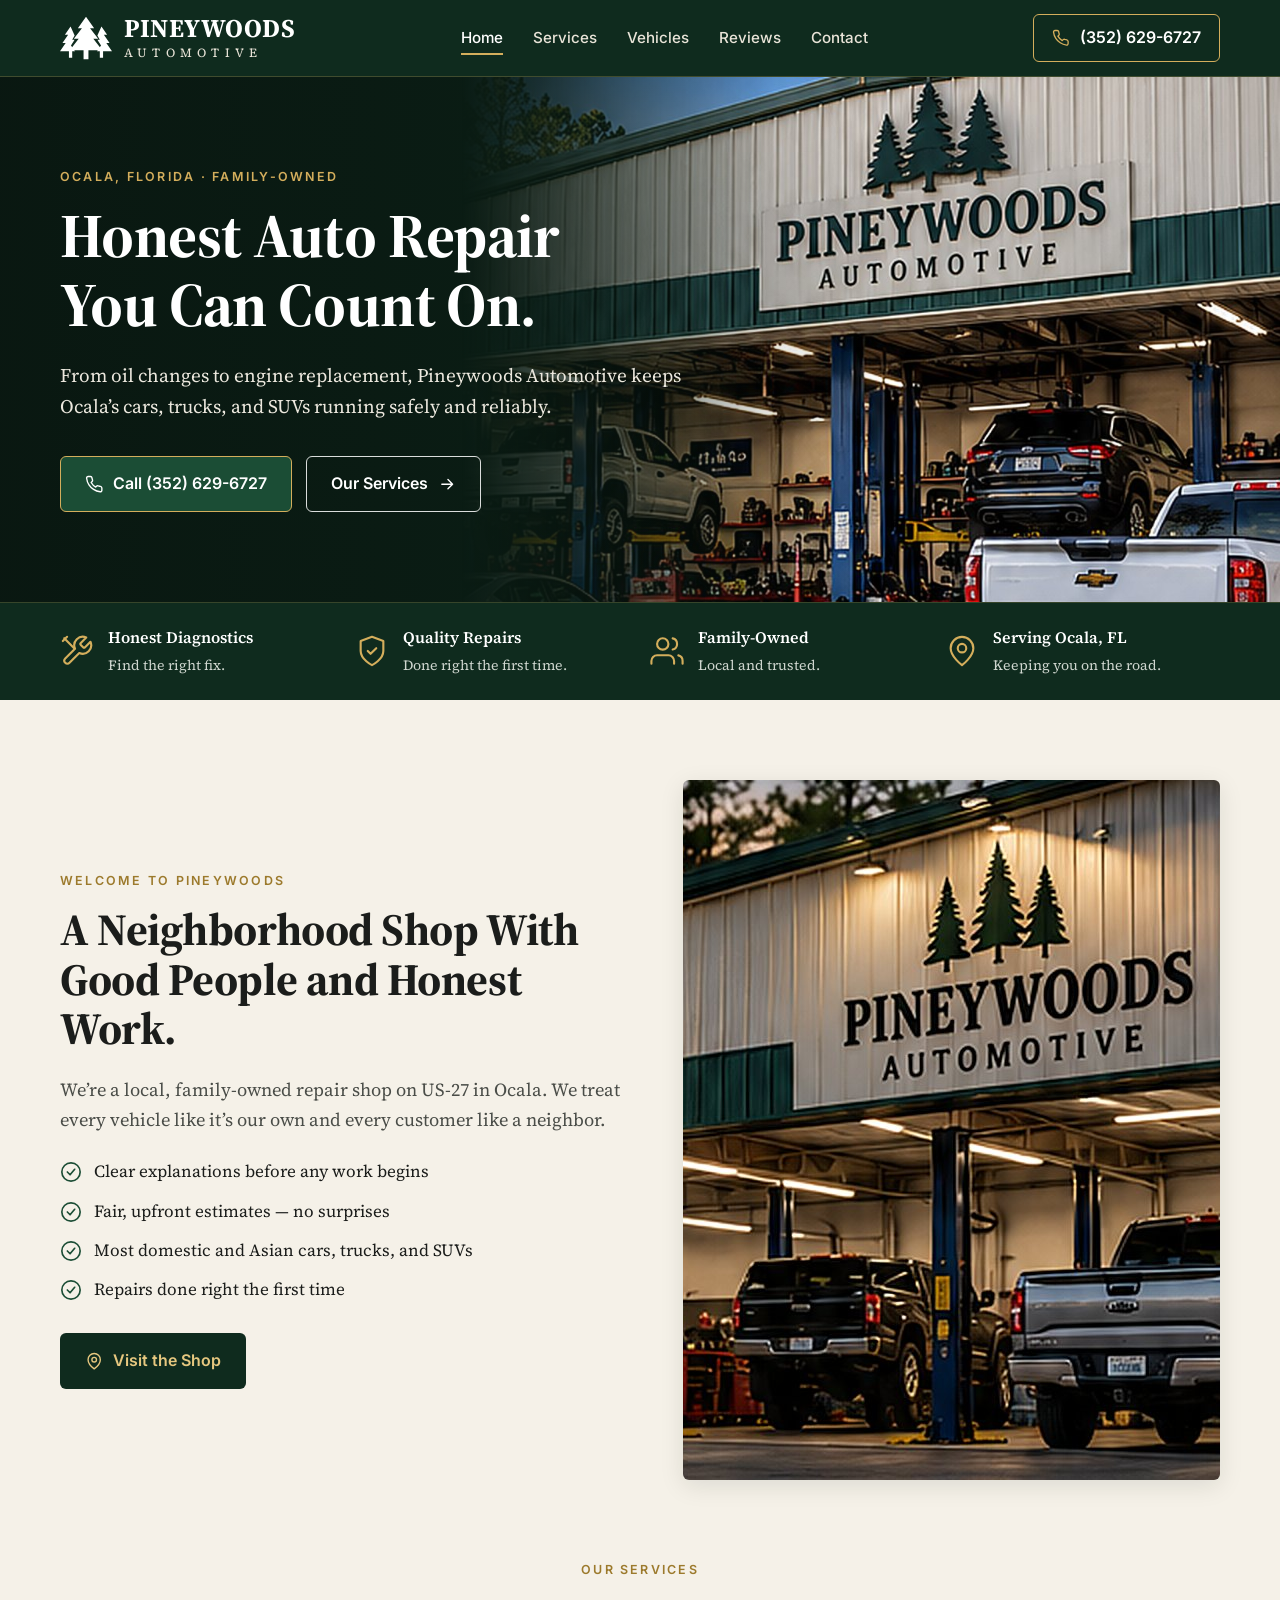
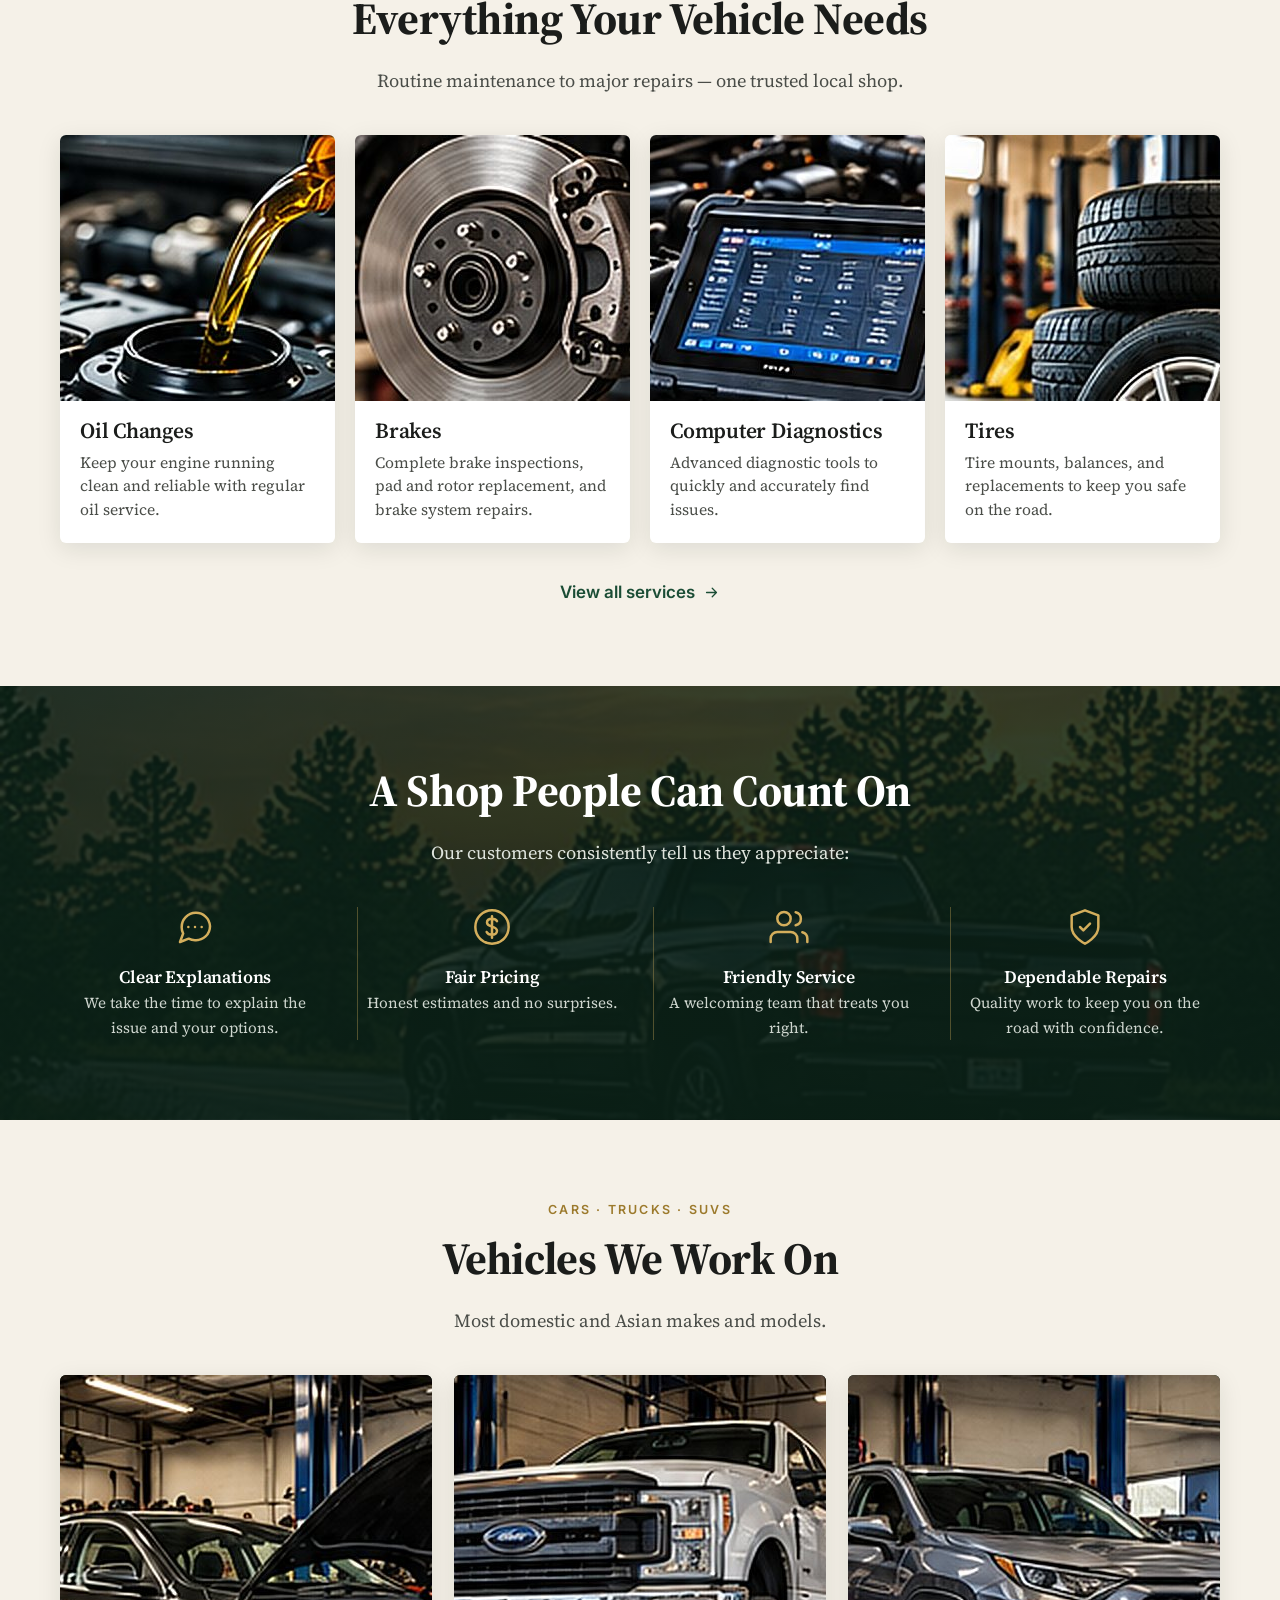
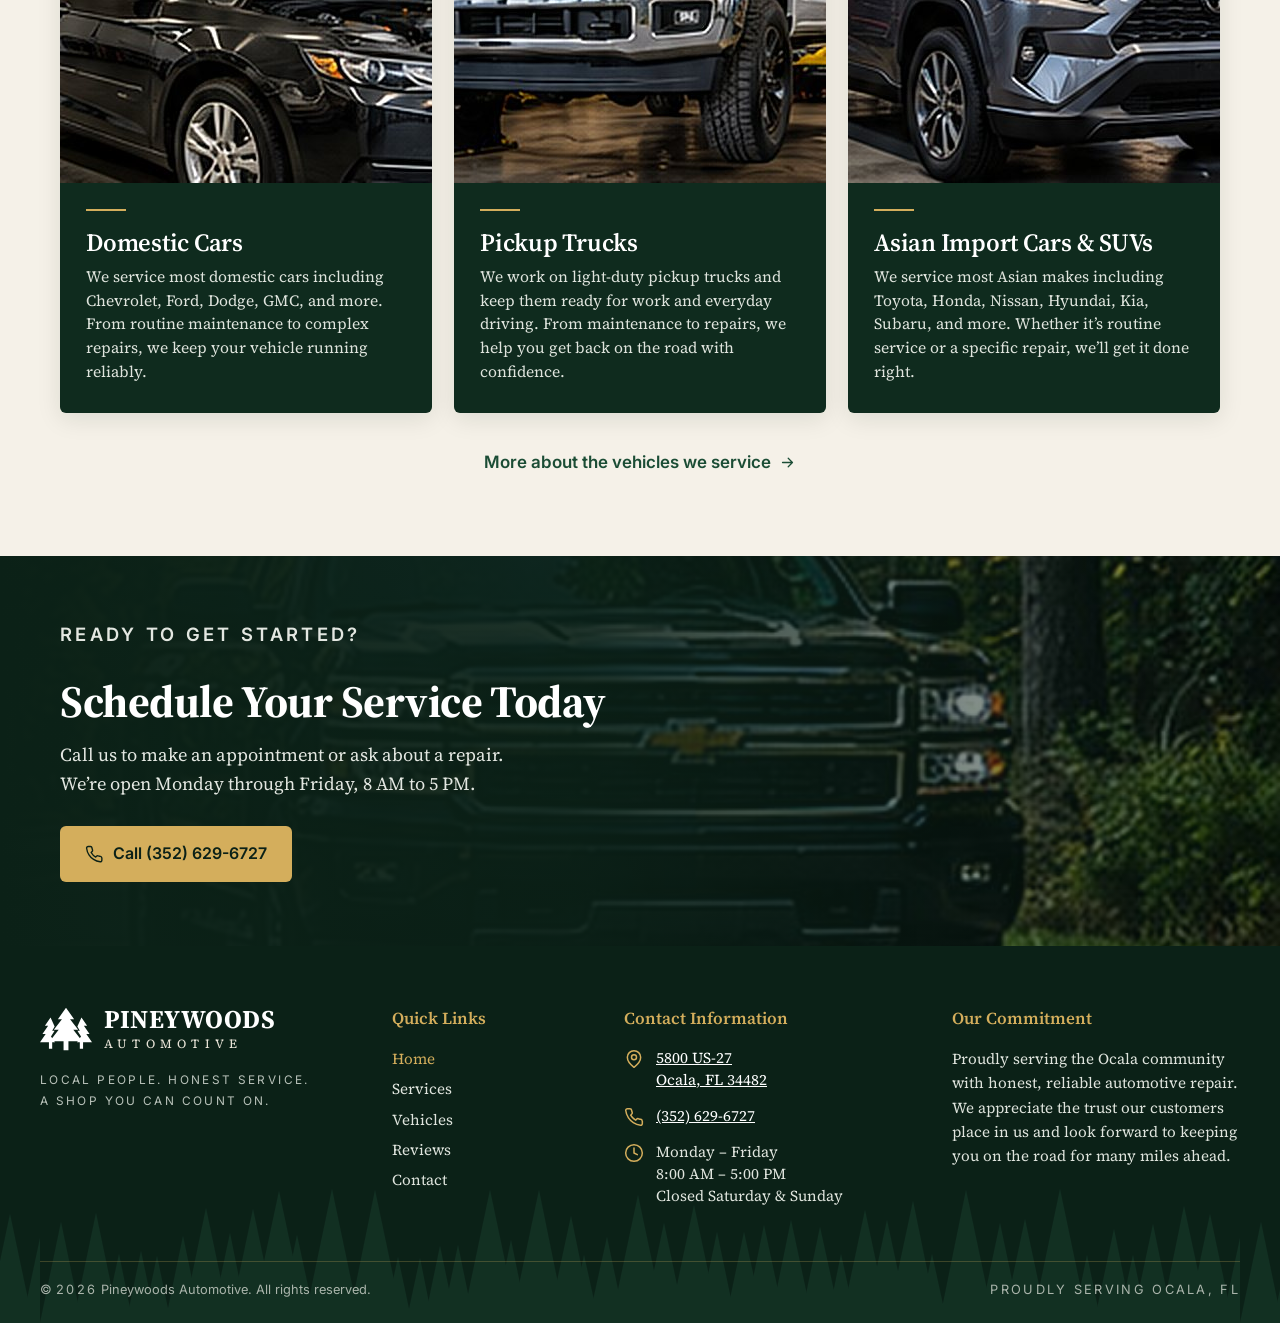
<file: index.html>
<!doctype html>
<html lang="en">
<head>
<meta charset="utf-8">
<meta name="viewport" content="width=device-width, initial-scale=1, viewport-fit=cover">
<title>Pineywoods Automotive | Honest Auto Repair in Ocala, FL</title>
<meta name="description" content="Family-owned auto repair shop in Ocala, FL. Oil changes, brakes, diagnostics, tires, A/C, electrical and engine repair. Call (352) 629-6727.">
<meta name="theme-color" content="#0f2b1e">
<meta name="format-detection" content="telephone=yes">
<meta property="og:title" content="Pineywoods Automotive | Honest Auto Repair in Ocala, FL">
<meta property="og:description" content="Family-owned auto repair shop in Ocala, FL. Oil changes, brakes, diagnostics, tires, A/C, electrical and engine repair. Call (352) 629-6727.">
<meta property="og:image" content="images/shop-exterior.jpg?v=3">
<link rel="icon" href="images/trees-gold.svg" type="image/svg+xml">
<link rel="apple-touch-icon" href="images/apple-touch-icon.png">
<link rel="preconnect" href="https://fonts.googleapis.com">
<link rel="preconnect" href="https://fonts.gstatic.com" crossorigin>
<link href="https://fonts.googleapis.com/css2?family=Inter:wght@400;500;600;700&family=Source+Serif+4:ital,opsz,wght@0,8..60,400;0,8..60,600;0,8..60,700;1,8..60,400&display=swap" rel="stylesheet">
<link rel="stylesheet" href="css/style.css">
<script type="application/ld+json">{"@context":"https://schema.org","@type":"AutoRepair","name":"Pineywoods Automotive","telephone":"+1-352-629-6727","address":{"@type":"PostalAddress","streetAddress":"5800 US-27","addressLocality":"Ocala","addressRegion":"FL","postalCode":"34482","addressCountry":"US"},"openingHoursSpecification":[{"@type":"OpeningHoursSpecification","dayOfWeek":["Monday","Tuesday","Wednesday","Thursday","Friday"],"opens":"08:00","closes":"17:00"}],"areaServed":"Ocala, FL"}</script>
</head>
<body>
<a class="skip-link" href="#main">Skip to content</a>
<header class="site-header">
  <div class="container header-inner">
    <a class="logo" href="index.html" aria-label="Pineywoods Automotive home">
      <img src="images/trees-white.svg" alt="" width="52" height="46">
      <span class="logo-text"><span class="logo-name">PINEYWOODS</span><span class="logo-sub">AUTOMOTIVE</span></span>
    </a>
    <nav class="main-nav" id="main-nav" aria-label="Main">
      <ul><li><a href="index.html" aria-current="page">Home</a></li><li><a href="services.html">Services</a></li><li><a href="vehicles.html">Vehicles</a></li><li><a href="reviews.html">Reviews</a></li><li><a href="contact.html">Contact</a></li><li class="nav-call" hidden><a class="btn btn-gold" href="tel:+13526296727"><svg class="icon" viewBox="0 0 24 24" aria-hidden="true"><path d="M22 16.9v3a2 2 0 0 1-2.2 2 19.8 19.8 0 0 1-8.6-3.1 19.5 19.5 0 0 1-6-6A19.8 19.8 0 0 1 2.1 4.2 2 2 0 0 1 4.1 2h3a2 2 0 0 1 2 1.7c.1.9.4 1.8.7 2.7a2 2 0 0 1-.5 2.1L8 9.8a16 16 0 0 0 6 6l1.3-1.3a2 2 0 0 1 2.1-.4c.9.3 1.8.6 2.7.7a2 2 0 0 1 1.7 2z"/></svg> Call (352) 629-6727</a></li></ul>
    </nav>
    <a class="header-call" href="tel:+13526296727"><svg class="icon" viewBox="0 0 24 24" aria-hidden="true"><path d="M22 16.9v3a2 2 0 0 1-2.2 2 19.8 19.8 0 0 1-8.6-3.1 19.5 19.5 0 0 1-6-6A19.8 19.8 0 0 1 2.1 4.2 2 2 0 0 1 4.1 2h3a2 2 0 0 1 2 1.7c.1.9.4 1.8.7 2.7a2 2 0 0 1-.5 2.1L8 9.8a16 16 0 0 0 6 6l1.3-1.3a2 2 0 0 1 2.1-.4c.9.3 1.8.6 2.7.7a2 2 0 0 1 1.7 2z"/></svg> (352) 629-6727</a>
    <button class="nav-toggle" aria-controls="main-nav" aria-expanded="false" aria-label="Open menu"><span></span><span></span><span></span></button>
  </div>
</header>
<main id="main">
<section class="hero">
  <div class="hero-media" style="background-image:url('images/hero-shop-bays.jpg?v=3');background-position:center top"></div>
  <div class="container"><div class="hero-content">
    <p class="eyebrow">Ocala, Florida &middot; Family-Owned</p>
    <h1>Honest Auto Repair<br>You Can Count On.</h1>
    <p class="hero-text">From oil changes to engine replacement, Pineywoods Automotive keeps Ocala&rsquo;s cars, trucks, and SUVs running safely and reliably.</p>
    <div class="btn-row"><a class="btn btn-green" href="tel:+13526296727"><svg class="icon" viewBox="0 0 24 24" aria-hidden="true"><path d="M22 16.9v3a2 2 0 0 1-2.2 2 19.8 19.8 0 0 1-8.6-3.1 19.5 19.5 0 0 1-6-6A19.8 19.8 0 0 1 2.1 4.2 2 2 0 0 1 4.1 2h3a2 2 0 0 1 2 1.7c.1.9.4 1.8.7 2.7a2 2 0 0 1-.5 2.1L8 9.8a16 16 0 0 0 6 6l1.3-1.3a2 2 0 0 1 2.1-.4c.9.3 1.8.6 2.7.7a2 2 0 0 1 1.7 2z"/></svg> Call (352) 629-6727</a><a class="btn btn-outline" href="services.html">Our Services <svg class="icon" viewBox="0 0 24 24" aria-hidden="true"><path d="M5 12h14M13 6l6 6-6 6"/></svg></a></div>
  </div></div>
</section><section class="trust-bar" aria-label="Why choose us"><div class="container trust-grid"><div class="trust-item"><svg class="icon" viewBox="0 0 24 24" aria-hidden="true"><path d="M14.7 6.3a1 1 0 0 0 0 1.4l1.6 1.6a1 1 0 0 0 1.4 0l3.8-3.8a6 6 0 0 1-7.9 7.9l-6.9 6.9a2.1 2.1 0 0 1-3-3l6.9-6.9a6 6 0 0 1 7.9-7.9l-3.8 3.8z"/><path d="m3 3 7 7M2 5l3-3"/></svg><div><strong>Honest Diagnostics</strong><span>Find the right fix.</span></div></div><div class="trust-item"><svg class="icon" viewBox="0 0 24 24" aria-hidden="true"><path d="M12 22s8-4 8-10V5l-8-3-8 3v7c0 6 8 10 8 10z"/><path d="m9 12 2 2 4-4"/></svg><div><strong>Quality Repairs</strong><span>Done right the first time.</span></div></div><div class="trust-item"><svg class="icon" viewBox="0 0 24 24" aria-hidden="true"><path d="M17 21v-2a4 4 0 0 0-4-4H5a4 4 0 0 0-4 4v2"/><circle cx="9" cy="7" r="4"/><path d="M23 21v-2a4 4 0 0 0-3-3.9M16 3.1a4 4 0 0 1 0 7.8"/></svg><div><strong>Family-Owned</strong><span>Local and trusted.</span></div></div><div class="trust-item"><svg class="icon" viewBox="0 0 24 24" aria-hidden="true"><path d="M20 10c0 6-8 12-8 12S4 16 4 10a8 8 0 0 1 16 0z"/><circle cx="12" cy="10" r="3"/></svg><div><strong>Serving Ocala, FL</strong><span>Keeping you on the road.</span></div></div></div></section>
<section class="section">
  <div class="container intro-grid">
    <div>
      <p class="eyebrow dark">Welcome to Pineywoods</p>
      <h2>A Neighborhood Shop With Good People and Honest Work.</h2>
      <p class="lead">We&rsquo;re a local, family-owned repair shop on US-27 in Ocala. We treat every vehicle like it&rsquo;s our own and every customer like a neighbor.</p>
      <ul class="check-list">
        <li><svg class="icon" viewBox="0 0 24 24" aria-hidden="true"><circle cx="12" cy="12" r="10"/><path d="m8 12 3 3 5-6"/></svg><span>Clear explanations before any work begins</span></li>
        <li><svg class="icon" viewBox="0 0 24 24" aria-hidden="true"><circle cx="12" cy="12" r="10"/><path d="m8 12 3 3 5-6"/></svg><span>Fair, upfront estimates &mdash; no surprises</span></li>
        <li><svg class="icon" viewBox="0 0 24 24" aria-hidden="true"><circle cx="12" cy="12" r="10"/><path d="m8 12 3 3 5-6"/></svg><span>Most domestic and Asian cars, trucks, and SUVs</span></li>
        <li><svg class="icon" viewBox="0 0 24 24" aria-hidden="true"><circle cx="12" cy="12" r="10"/><path d="m8 12 3 3 5-6"/></svg><span>Repairs done right the first time</span></li>
      </ul>
      <div class="btn-row"><a class="btn btn-dark" href="contact.html"><svg class="icon" viewBox="0 0 24 24" aria-hidden="true"><path d="M20 10c0 6-8 12-8 12S4 16 4 10a8 8 0 0 1 16 0z"/><circle cx="12" cy="10" r="3"/></svg> Visit the Shop</a></div>
    </div>
    <img src="images/hero-shop-sunset.jpg?v=3" alt="Pineywoods Automotive shop on US-27 at sunset with trucks in the service bays" width="848" height="700" loading="lazy">
  </div>
</section>
<section class="section" style="padding-top:0">
  <div class="container">
    <div class="section-head center">
      <p class="eyebrow dark">Our Services</p>
      <h2>Everything Your Vehicle Needs</h2>
      <p class="lead">Routine maintenance to major repairs &mdash; one trusted local shop.</p>
    </div>
    <div class="card-grid">
  <article class="card"><img src="images/svc-oil.jpg?v=3" alt="Fresh oil being poured into an engine" loading="lazy" width="450" height="266"><div class="card-body"><h3>Oil Changes</h3><p>Keep your engine running clean and reliable with regular oil service.</p></div></article>
  <article class="card"><img src="images/svc-brakes.jpg?v=3" alt="Brake rotor and caliper" loading="lazy" width="450" height="266"><div class="card-body"><h3>Brakes</h3><p>Complete brake inspections, pad and rotor replacement, and brake system repairs.</p></div></article>
  <article class="card"><img src="images/svc-diagnostics.jpg?v=3" alt="Diagnostic scan tool on an engine" loading="lazy" width="450" height="266"><div class="card-body"><h3>Computer Diagnostics</h3><p>Advanced diagnostic tools to quickly and accurately find issues.</p></div></article>
  <article class="card"><img src="images/svc-tires.jpg?v=3" alt="Stack of new tires in the shop" loading="lazy" width="450" height="266"><div class="card-body"><h3>Tires</h3><p>Tire mounts, balances, and replacements to keep you safe on the road.</p></div></article>
</div>
    <div class="section-foot"><a class="text-link" href="services.html">View all services <svg class="icon" viewBox="0 0 24 24" aria-hidden="true"><path d="M5 12h14M13 6l6 6-6 6"/></svg></a></div>
  </div>
</section>
<section class="section tree-bg section-dark">
  <div class="container">
    <div class="section-head center">
      <h2>A Shop People Can Count On</h2>
      <p class="lead">Our customers consistently tell us they appreciate:</p>
    </div>
    <div class="feature-row"><div class="feature"><svg class="icon" viewBox="0 0 24 24" aria-hidden="true"><path d="M21 11.5a8.4 8.4 0 0 1-9 8.4 8.5 8.5 0 0 1-3.8-.9L3 21l1.9-5.1a8.4 8.4 0 0 1-.9-3.8 8.5 8.5 0 0 1 8.4-8.6 8.4 8.4 0 0 1 8.6 8z"/><path d="M8 12h.01M12 12h.01M16 12h.01"/></svg><h3>Clear Explanations</h3><p>We take the time to explain the issue and your options.</p></div><div class="feature"><svg class="icon" viewBox="0 0 24 24" aria-hidden="true"><circle cx="12" cy="12" r="10"/><path d="M15 8.5c-.5-1-1.6-1.5-3-1.5-1.8 0-3 .9-3 2.3 0 3.2 6 1.8 6 5 0 1.4-1.3 2.4-3 2.4-1.5 0-2.7-.6-3.2-1.7M12 5.5v13"/></svg><h3>Fair Pricing</h3><p>Honest estimates and no surprises.</p></div><div class="feature"><svg class="icon" viewBox="0 0 24 24" aria-hidden="true"><path d="M17 21v-2a4 4 0 0 0-4-4H5a4 4 0 0 0-4 4v2"/><circle cx="9" cy="7" r="4"/><path d="M23 21v-2a4 4 0 0 0-3-3.9M16 3.1a4 4 0 0 1 0 7.8"/></svg><h3>Friendly Service</h3><p>A welcoming team that treats you right.</p></div><div class="feature"><svg class="icon" viewBox="0 0 24 24" aria-hidden="true"><path d="M12 22s8-4 8-10V5l-8-3-8 3v7c0 6 8 10 8 10z"/><path d="m9 12 2 2 4-4"/></svg><h3>Dependable Repairs</h3><p>Quality work to keep you on the road with confidence.</p></div></div>
  </div>
</section>
<section class="section">
  <div class="container">
    <div class="section-head center">
      <p class="eyebrow dark">Cars &middot; Trucks &middot; SUVs</p>
      <h2>Vehicles We Work On</h2>
      <p class="lead">Most domestic and Asian makes and models.</p>
    </div>
    <div class="vehicle-grid">
  <article class="vehicle-card"><img src="images/veh-domestic.jpg?v=3" alt="Black Chevrolet sedan with hood open in the shop" loading="lazy" width="612" height="408"><div class="card-body"><h3>Domestic Cars</h3><p>We service most domestic cars including Chevrolet, Ford, Dodge, GMC, and more. From routine maintenance to complex repairs, we keep your vehicle running reliably.</p></div></article>
  <article class="vehicle-card"><img src="images/veh-trucks.jpg?v=3" alt="White Ford pickup truck on a lift" loading="lazy" width="612" height="408"><div class="card-body"><h3>Pickup Trucks</h3><p>We work on light-duty pickup trucks and keep them ready for work and everyday driving. From maintenance to repairs, we help you get back on the road with confidence.</p></div></article>
  <article class="vehicle-card"><img src="images/veh-asian.jpg?v=3" alt="Gray Toyota SUV in the service bay" loading="lazy" width="612" height="408"><div class="card-body"><h3>Asian Import Cars &amp; SUVs</h3><p>We service most Asian makes including Toyota, Honda, Nissan, Hyundai, Kia, Subaru, and more. Whether it&rsquo;s routine service or a specific repair, we&rsquo;ll get it done right.</p></div></article>
</div>
    <div class="section-foot"><a class="text-link" href="vehicles.html">More about the vehicles we service <svg class="icon" viewBox="0 0 24 24" aria-hidden="true"><path d="M5 12h14M13 6l6 6-6 6"/></svg></a></div>
  </div>
</section>
<section class="cta-band" style="background-image:url('images/road-truck.jpg?v=3')">
  <div class="container">
    <p class="eyebrow">Ready to get started?</p>
    <h2>Schedule Your Service Today</h2>
    <p>Call us to make an appointment or ask about a repair. We&rsquo;re open Monday through Friday, 8 AM to 5 PM.</p>
    <a class="btn btn-gold" href="tel:+13526296727"><svg class="icon" viewBox="0 0 24 24" aria-hidden="true"><path d="M22 16.9v3a2 2 0 0 1-2.2 2 19.8 19.8 0 0 1-8.6-3.1 19.5 19.5 0 0 1-6-6A19.8 19.8 0 0 1 2.1 4.2 2 2 0 0 1 4.1 2h3a2 2 0 0 1 2 1.7c.1.9.4 1.8.7 2.7a2 2 0 0 1-.5 2.1L8 9.8a16 16 0 0 0 6 6l1.3-1.3a2 2 0 0 1 2.1-.4c.9.3 1.8.6 2.7.7a2 2 0 0 1 1.7 2z"/></svg> Call (352) 629-6727</a>
  </div>
</section>
</main>
<footer class="site-footer">
  <div class="container footer-grid">
    <div>
      <a class="logo" href="index.html" aria-label="Pineywoods Automotive home">
        <img src="images/trees-white.svg" alt="" width="52" height="46">
        <span class="logo-text"><span class="logo-name">PINEYWOODS</span><span class="logo-sub">AUTOMOTIVE</span></span>
      </a>
      <p class="footer-tag">Local people. Honest service.<br>A shop you can count on.</p>
    </div>
    <div>
      <h4>Quick Links</h4>
      <ul class="footer-links"><li><a href="index.html" aria-current="page">Home</a></li><li><a href="services.html">Services</a></li><li><a href="vehicles.html">Vehicles</a></li><li><a href="reviews.html">Reviews</a></li><li><a href="contact.html">Contact</a></li></ul>
    </div>
    <div>
      <h4>Contact Information</h4>
      <ul class="footer-contact">
        <li><svg class="icon" viewBox="0 0 24 24" aria-hidden="true"><path d="M20 10c0 6-8 12-8 12S4 16 4 10a8 8 0 0 1 16 0z"/><circle cx="12" cy="10" r="3"/></svg><a href="https://www.google.com/maps/dir/?api=1&destination=Pineywoods+Automotive,+5800+US-27,+Ocala,+FL+34482" target="_blank" rel="noopener">5800 US-27<br>Ocala, FL 34482</a></li>
        <li><svg class="icon" viewBox="0 0 24 24" aria-hidden="true"><path d="M22 16.9v3a2 2 0 0 1-2.2 2 19.8 19.8 0 0 1-8.6-3.1 19.5 19.5 0 0 1-6-6A19.8 19.8 0 0 1 2.1 4.2 2 2 0 0 1 4.1 2h3a2 2 0 0 1 2 1.7c.1.9.4 1.8.7 2.7a2 2 0 0 1-.5 2.1L8 9.8a16 16 0 0 0 6 6l1.3-1.3a2 2 0 0 1 2.1-.4c.9.3 1.8.6 2.7.7a2 2 0 0 1 1.7 2z"/></svg><a href="tel:+13526296727">(352) 629-6727</a></li>
        <li><svg class="icon" viewBox="0 0 24 24" aria-hidden="true"><circle cx="12" cy="12" r="10"/><path d="M12 6v6l4 2"/></svg><span>Monday &ndash; Friday<br>8:00 AM &ndash; 5:00 PM<br>Closed Saturday &amp; Sunday</span></li>
      </ul>
    </div>
    <div>
      <h4>Our Commitment</h4>
      <p>Proudly serving the Ocala community with honest, reliable automotive repair. We appreciate the trust our customers place in us and look forward to keeping you on the road for many miles ahead.</p>
    </div>
  </div>
  <div class="container footer-bottom">
    <span>&copy; <span data-year>2026</span> Pineywoods Automotive. All rights reserved.</span>
    <span>Proudly serving Ocala, FL</span>
  </div>
</footer>
<div class="mobile-call"><a class="btn btn-gold" href="tel:+13526296727"><svg class="icon" viewBox="0 0 24 24" aria-hidden="true"><path d="M22 16.9v3a2 2 0 0 1-2.2 2 19.8 19.8 0 0 1-8.6-3.1 19.5 19.5 0 0 1-6-6A19.8 19.8 0 0 1 2.1 4.2 2 2 0 0 1 4.1 2h3a2 2 0 0 1 2 1.7c.1.9.4 1.8.7 2.7a2 2 0 0 1-.5 2.1L8 9.8a16 16 0 0 0 6 6l1.3-1.3a2 2 0 0 1 2.1-.4c.9.3 1.8.6 2.7.7a2 2 0 0 1 1.7 2z"/></svg> Call (352) 629-6727</a></div>
<script src="js/main.js"></script>
</body>
</html>
</file>
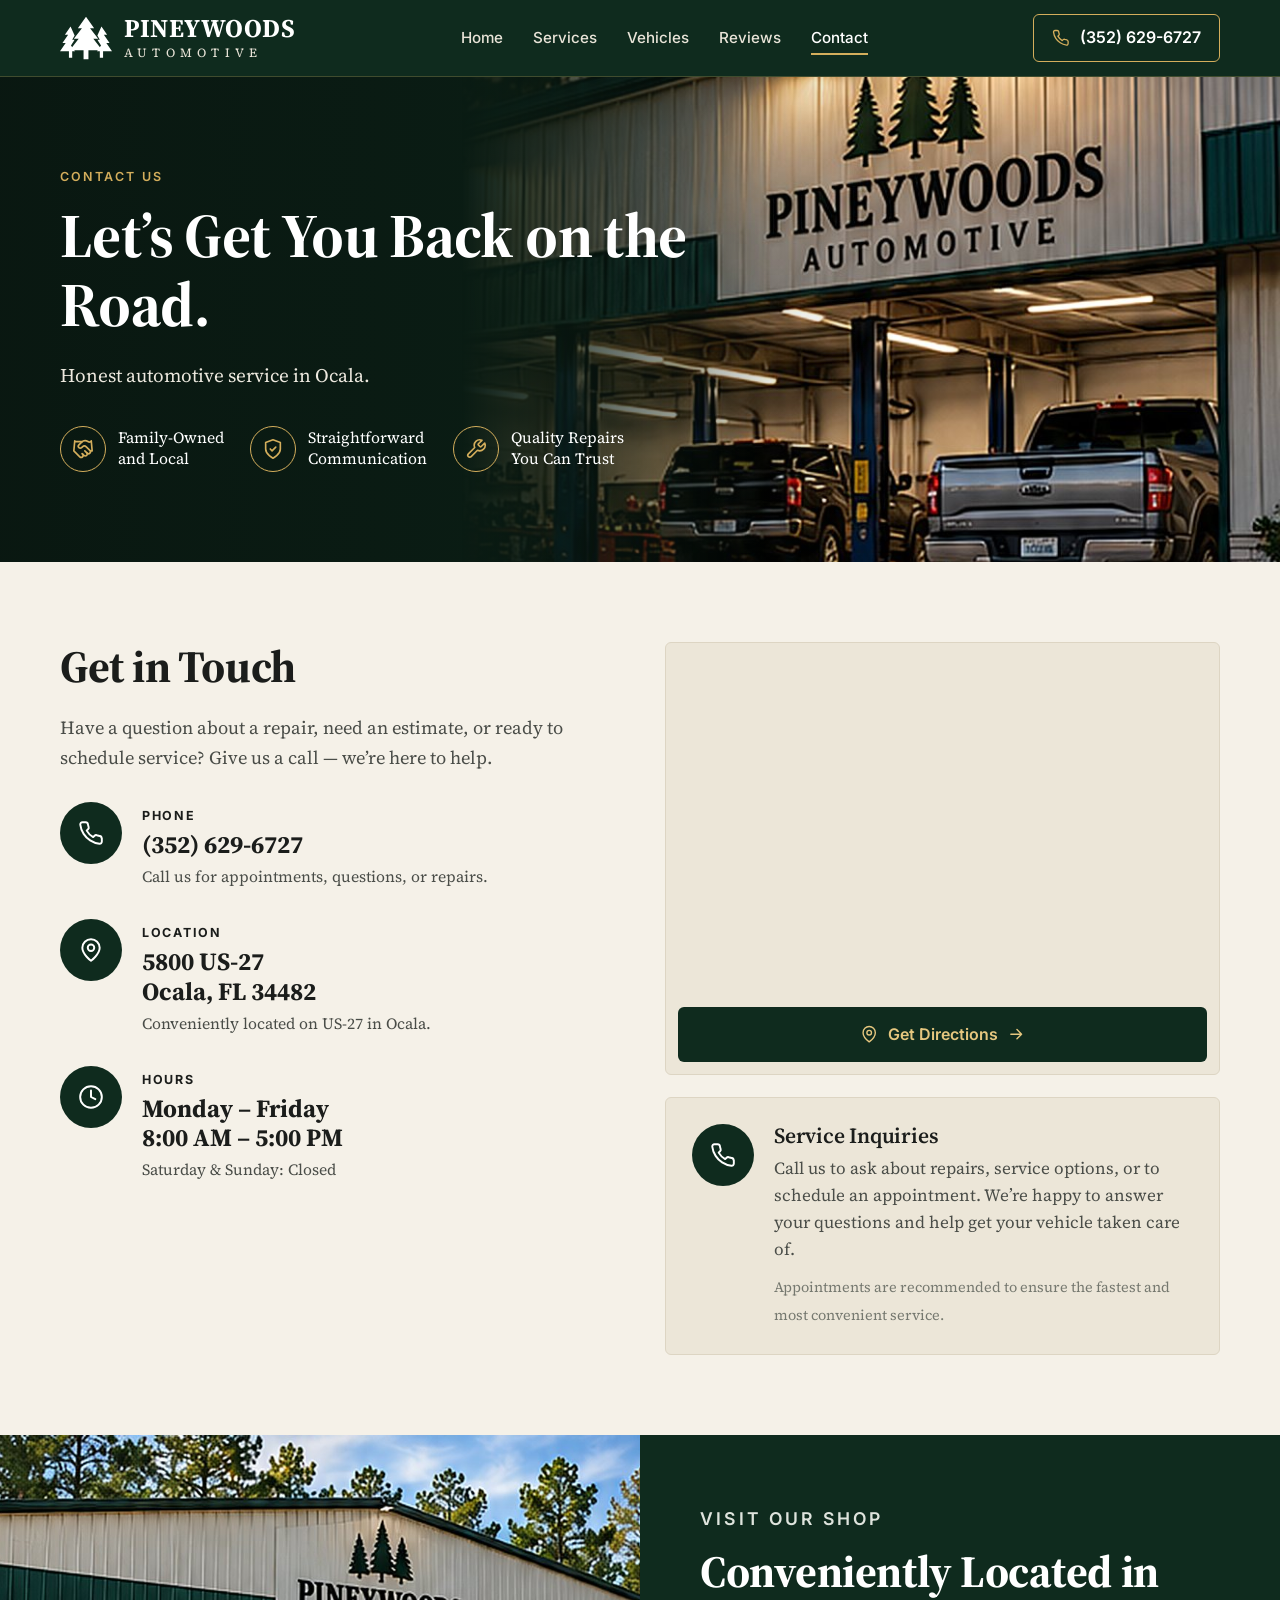
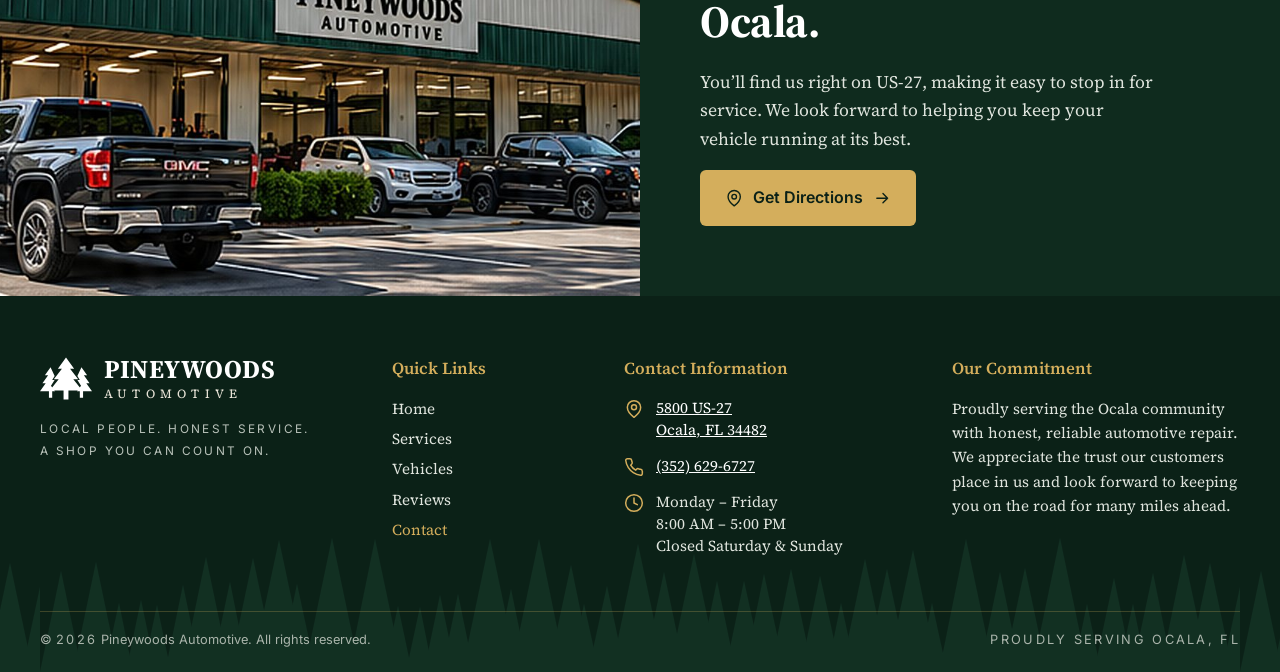
<file: contact.html>
<!doctype html>
<html lang="en">
<head>
<meta charset="utf-8">
<meta name="viewport" content="width=device-width, initial-scale=1, viewport-fit=cover">
<title>Contact Us | Pineywoods Automotive, Ocala FL</title>
<meta name="description" content="Call (352) 629-6727 or visit us at 5800 US-27, Ocala, FL 34482. Open Monday–Friday, 8:00 AM – 5:00 PM.">
<meta name="theme-color" content="#0f2b1e">
<meta name="format-detection" content="telephone=yes">
<meta property="og:title" content="Contact Us | Pineywoods Automotive, Ocala FL">
<meta property="og:description" content="Call (352) 629-6727 or visit us at 5800 US-27, Ocala, FL 34482. Open Monday–Friday, 8:00 AM – 5:00 PM.">
<meta property="og:image" content="images/shop-exterior.jpg?v=3">
<link rel="icon" href="images/trees-gold.svg" type="image/svg+xml">
<link rel="apple-touch-icon" href="images/apple-touch-icon.png">
<link rel="preconnect" href="https://fonts.googleapis.com">
<link rel="preconnect" href="https://fonts.gstatic.com" crossorigin>
<link href="https://fonts.googleapis.com/css2?family=Inter:wght@400;500;600;700&family=Source+Serif+4:ital,opsz,wght@0,8..60,400;0,8..60,600;0,8..60,700;1,8..60,400&display=swap" rel="stylesheet">
<link rel="stylesheet" href="css/style.css">

</head>
<body>
<a class="skip-link" href="#main">Skip to content</a>
<header class="site-header">
  <div class="container header-inner">
    <a class="logo" href="index.html" aria-label="Pineywoods Automotive home">
      <img src="images/trees-white.svg" alt="" width="52" height="46">
      <span class="logo-text"><span class="logo-name">PINEYWOODS</span><span class="logo-sub">AUTOMOTIVE</span></span>
    </a>
    <nav class="main-nav" id="main-nav" aria-label="Main">
      <ul><li><a href="index.html">Home</a></li><li><a href="services.html">Services</a></li><li><a href="vehicles.html">Vehicles</a></li><li><a href="reviews.html">Reviews</a></li><li><a href="contact.html" aria-current="page">Contact</a></li><li class="nav-call" hidden><a class="btn btn-gold" href="tel:+13526296727"><svg class="icon" viewBox="0 0 24 24" aria-hidden="true"><path d="M22 16.9v3a2 2 0 0 1-2.2 2 19.8 19.8 0 0 1-8.6-3.1 19.5 19.5 0 0 1-6-6A19.8 19.8 0 0 1 2.1 4.2 2 2 0 0 1 4.1 2h3a2 2 0 0 1 2 1.7c.1.9.4 1.8.7 2.7a2 2 0 0 1-.5 2.1L8 9.8a16 16 0 0 0 6 6l1.3-1.3a2 2 0 0 1 2.1-.4c.9.3 1.8.6 2.7.7a2 2 0 0 1 1.7 2z"/></svg> Call (352) 629-6727</a></li></ul>
    </nav>
    <a class="header-call" href="tel:+13526296727"><svg class="icon" viewBox="0 0 24 24" aria-hidden="true"><path d="M22 16.9v3a2 2 0 0 1-2.2 2 19.8 19.8 0 0 1-8.6-3.1 19.5 19.5 0 0 1-6-6A19.8 19.8 0 0 1 2.1 4.2 2 2 0 0 1 4.1 2h3a2 2 0 0 1 2 1.7c.1.9.4 1.8.7 2.7a2 2 0 0 1-.5 2.1L8 9.8a16 16 0 0 0 6 6l1.3-1.3a2 2 0 0 1 2.1-.4c.9.3 1.8.6 2.7.7a2 2 0 0 1 1.7 2z"/></svg> (352) 629-6727</a>
    <button class="nav-toggle" aria-controls="main-nav" aria-expanded="false" aria-label="Open menu"><span></span><span></span><span></span></button>
  </div>
</header>
<main id="main">
<section class="hero">
  <div class="hero-media" style="background-image:url('images/hero-shop-sunset.jpg?v=3');background-position:center"></div>
  <div class="container"><div class="hero-content">
    <p class="eyebrow">Contact Us</p>
    <h1>Let&rsquo;s Get You Back on the Road.</h1>
    <p class="hero-text">Honest automotive service in Ocala.</p>
    <div class="hero-features"><div class="hero-feature"><span class="icon-badge"><svg class="icon" viewBox="0 0 24 24" aria-hidden="true"><path d="m11 17 2 2a1 1 0 1 0 3-3"/><path d="m14 14 2.5 2.5a1 1 0 1 0 3-3l-3.9-3.9a3 3 0 0 0-4.2 0l-.9.9a1 1 0 1 1-3-3l2.8-2.8a5.8 5.8 0 0 1 7.1-.9l.5.3a2 2 0 0 0 1.4.3L21 4"/><path d="m21 3 1 11h-2M3 3 2 14l6.5 6.5a1 1 0 1 0 3-3M3 4h8"/></svg></span><span>Family-Owned<br>and Local</span></div><div class="hero-feature"><span class="icon-badge"><svg class="icon" viewBox="0 0 24 24" aria-hidden="true"><path d="M12 22s8-4 8-10V5l-8-3-8 3v7c0 6 8 10 8 10z"/><path d="m9 12 2 2 4-4"/></svg></span><span>Straightforward<br>Communication</span></div><div class="hero-feature"><span class="icon-badge"><svg class="icon" viewBox="0 0 24 24" aria-hidden="true"><path d="M14.7 6.3a1 1 0 0 0 0 1.4l1.6 1.6a1 1 0 0 0 1.4 0l3.8-3.8a6 6 0 0 1-7.9 7.9l-6.9 6.9a2.1 2.1 0 0 1-3-3l6.9-6.9a6 6 0 0 1 7.9-7.9l-3.8 3.8z"/></svg></span><span>Quality Repairs<br>You Can Trust</span></div></div>
  </div></div>
</section>
<section class="section">
  <div class="container contact-grid">
    <div>
      <h2>Get in Touch</h2>
      <p class="lead">Have a question about a repair, need an estimate, or ready to schedule service? Give us a call &mdash; we&rsquo;re here to help.</p>
      <ul class="contact-list">
        <li><span class="contact-icon"><svg class="icon" viewBox="0 0 24 24" aria-hidden="true"><path d="M22 16.9v3a2 2 0 0 1-2.2 2 19.8 19.8 0 0 1-8.6-3.1 19.5 19.5 0 0 1-6-6A19.8 19.8 0 0 1 2.1 4.2 2 2 0 0 1 4.1 2h3a2 2 0 0 1 2 1.7c.1.9.4 1.8.7 2.7a2 2 0 0 1-.5 2.1L8 9.8a16 16 0 0 0 6 6l1.3-1.3a2 2 0 0 1 2.1-.4c.9.3 1.8.6 2.7.7a2 2 0 0 1 1.7 2z"/></svg></span><div><p class="contact-label">Phone</p><p class="contact-value"><a href="tel:+13526296727">(352) 629-6727</a></p><p class="contact-note">Call us for appointments, questions, or repairs.</p></div></li>
        <li><span class="contact-icon"><svg class="icon" viewBox="0 0 24 24" aria-hidden="true"><path d="M20 10c0 6-8 12-8 12S4 16 4 10a8 8 0 0 1 16 0z"/><circle cx="12" cy="10" r="3"/></svg></span><div><p class="contact-label">Location</p><p class="contact-value"><a href="https://www.google.com/maps/dir/?api=1&destination=Pineywoods+Automotive,+5800+US-27,+Ocala,+FL+34482" target="_blank" rel="noopener">5800 US-27<br>Ocala, FL 34482</a></p><p class="contact-note">Conveniently located on US-27 in Ocala.</p></div></li>
        <li><span class="contact-icon"><svg class="icon" viewBox="0 0 24 24" aria-hidden="true"><circle cx="12" cy="12" r="10"/><path d="M12 6v6l4 2"/></svg></span><div><p class="contact-label">Hours</p><p class="contact-value">Monday &ndash; Friday<br>8:00 AM &ndash; 5:00 PM</p><p class="contact-note">Saturday &amp; Sunday: Closed</p></div></li>
      </ul>
    </div>
    <div>
      <div class="map-card">
        <iframe src="https://www.google.com/maps?q=Pineywoods+Automotive,+5800+US-27,+Ocala,+FL+34482&output=embed" title="Map to Pineywoods Automotive, 5800 US-27, Ocala, FL" loading="lazy" referrerpolicy="no-referrer-when-downgrade" allowfullscreen></iframe>
        <a class="btn btn-dark" href="https://www.google.com/maps/dir/?api=1&destination=Pineywoods+Automotive,+5800+US-27,+Ocala,+FL+34482" target="_blank" rel="noopener"><svg class="icon" viewBox="0 0 24 24" aria-hidden="true"><path d="M20 10c0 6-8 12-8 12S4 16 4 10a8 8 0 0 1 16 0z"/><circle cx="12" cy="10" r="3"/></svg> Get Directions <svg class="icon" viewBox="0 0 24 24" aria-hidden="true"><path d="M5 12h14M13 6l6 6-6 6"/></svg></a>
      </div>
      <div class="info-card">
        <span class="contact-icon"><svg class="icon" viewBox="0 0 24 24" aria-hidden="true"><path d="M22 16.9v3a2 2 0 0 1-2.2 2 19.8 19.8 0 0 1-8.6-3.1 19.5 19.5 0 0 1-6-6A19.8 19.8 0 0 1 2.1 4.2 2 2 0 0 1 4.1 2h3a2 2 0 0 1 2 1.7c.1.9.4 1.8.7 2.7a2 2 0 0 1-.5 2.1L8 9.8a16 16 0 0 0 6 6l1.3-1.3a2 2 0 0 1 2.1-.4c.9.3 1.8.6 2.7.7a2 2 0 0 1 1.7 2z"/></svg></span>
        <div>
          <h3>Service Inquiries</h3>
          <p>Call us to ask about repairs, service options, or to schedule an appointment. We&rsquo;re happy to answer your questions and help get your vehicle taken care of.</p>
          <small>Appointments are recommended to ensure the fastest and most convenient service.</small>
        </div>
      </div>
    </div>
  </div>
</section>
<section class="split">
  <div class="split-media" role="img" aria-label="Front of the Pineywoods Automotive shop with trucks parked out front" style="background-image:url('images/shop-exterior.jpg?v=3')"></div>
  <div class="split-text">
    <p class="eyebrow">Visit our shop</p>
    <h2>Conveniently Located in Ocala.</h2>
    <p>You&rsquo;ll find us right on US-27, making it easy to stop in for service. We look forward to helping you keep your vehicle running at its best.</p>
    <a class="btn btn-gold" href="https://www.google.com/maps/dir/?api=1&destination=Pineywoods+Automotive,+5800+US-27,+Ocala,+FL+34482" target="_blank" rel="noopener"><svg class="icon" viewBox="0 0 24 24" aria-hidden="true"><path d="M20 10c0 6-8 12-8 12S4 16 4 10a8 8 0 0 1 16 0z"/><circle cx="12" cy="10" r="3"/></svg> Get Directions <svg class="icon" viewBox="0 0 24 24" aria-hidden="true"><path d="M5 12h14M13 6l6 6-6 6"/></svg></a>
  </div>
</section>

</main>
<footer class="site-footer">
  <div class="container footer-grid">
    <div>
      <a class="logo" href="index.html" aria-label="Pineywoods Automotive home">
        <img src="images/trees-white.svg" alt="" width="52" height="46">
        <span class="logo-text"><span class="logo-name">PINEYWOODS</span><span class="logo-sub">AUTOMOTIVE</span></span>
      </a>
      <p class="footer-tag">Local people. Honest service.<br>A shop you can count on.</p>
    </div>
    <div>
      <h4>Quick Links</h4>
      <ul class="footer-links"><li><a href="index.html">Home</a></li><li><a href="services.html">Services</a></li><li><a href="vehicles.html">Vehicles</a></li><li><a href="reviews.html">Reviews</a></li><li><a href="contact.html" aria-current="page">Contact</a></li></ul>
    </div>
    <div>
      <h4>Contact Information</h4>
      <ul class="footer-contact">
        <li><svg class="icon" viewBox="0 0 24 24" aria-hidden="true"><path d="M20 10c0 6-8 12-8 12S4 16 4 10a8 8 0 0 1 16 0z"/><circle cx="12" cy="10" r="3"/></svg><a href="https://www.google.com/maps/dir/?api=1&destination=Pineywoods+Automotive,+5800+US-27,+Ocala,+FL+34482" target="_blank" rel="noopener">5800 US-27<br>Ocala, FL 34482</a></li>
        <li><svg class="icon" viewBox="0 0 24 24" aria-hidden="true"><path d="M22 16.9v3a2 2 0 0 1-2.2 2 19.8 19.8 0 0 1-8.6-3.1 19.5 19.5 0 0 1-6-6A19.8 19.8 0 0 1 2.1 4.2 2 2 0 0 1 4.1 2h3a2 2 0 0 1 2 1.7c.1.9.4 1.8.7 2.7a2 2 0 0 1-.5 2.1L8 9.8a16 16 0 0 0 6 6l1.3-1.3a2 2 0 0 1 2.1-.4c.9.3 1.8.6 2.7.7a2 2 0 0 1 1.7 2z"/></svg><a href="tel:+13526296727">(352) 629-6727</a></li>
        <li><svg class="icon" viewBox="0 0 24 24" aria-hidden="true"><circle cx="12" cy="12" r="10"/><path d="M12 6v6l4 2"/></svg><span>Monday &ndash; Friday<br>8:00 AM &ndash; 5:00 PM<br>Closed Saturday &amp; Sunday</span></li>
      </ul>
    </div>
    <div>
      <h4>Our Commitment</h4>
      <p>Proudly serving the Ocala community with honest, reliable automotive repair. We appreciate the trust our customers place in us and look forward to keeping you on the road for many miles ahead.</p>
    </div>
  </div>
  <div class="container footer-bottom">
    <span>&copy; <span data-year>2026</span> Pineywoods Automotive. All rights reserved.</span>
    <span>Proudly serving Ocala, FL</span>
  </div>
</footer>
<div class="mobile-call"><a class="btn btn-gold" href="tel:+13526296727"><svg class="icon" viewBox="0 0 24 24" aria-hidden="true"><path d="M22 16.9v3a2 2 0 0 1-2.2 2 19.8 19.8 0 0 1-8.6-3.1 19.5 19.5 0 0 1-6-6A19.8 19.8 0 0 1 2.1 4.2 2 2 0 0 1 4.1 2h3a2 2 0 0 1 2 1.7c.1.9.4 1.8.7 2.7a2 2 0 0 1-.5 2.1L8 9.8a16 16 0 0 0 6 6l1.3-1.3a2 2 0 0 1 2.1-.4c.9.3 1.8.6 2.7.7a2 2 0 0 1 1.7 2z"/></svg> Call (352) 629-6727</a></div>
<script src="js/main.js"></script>
</body>
</html>
</file>
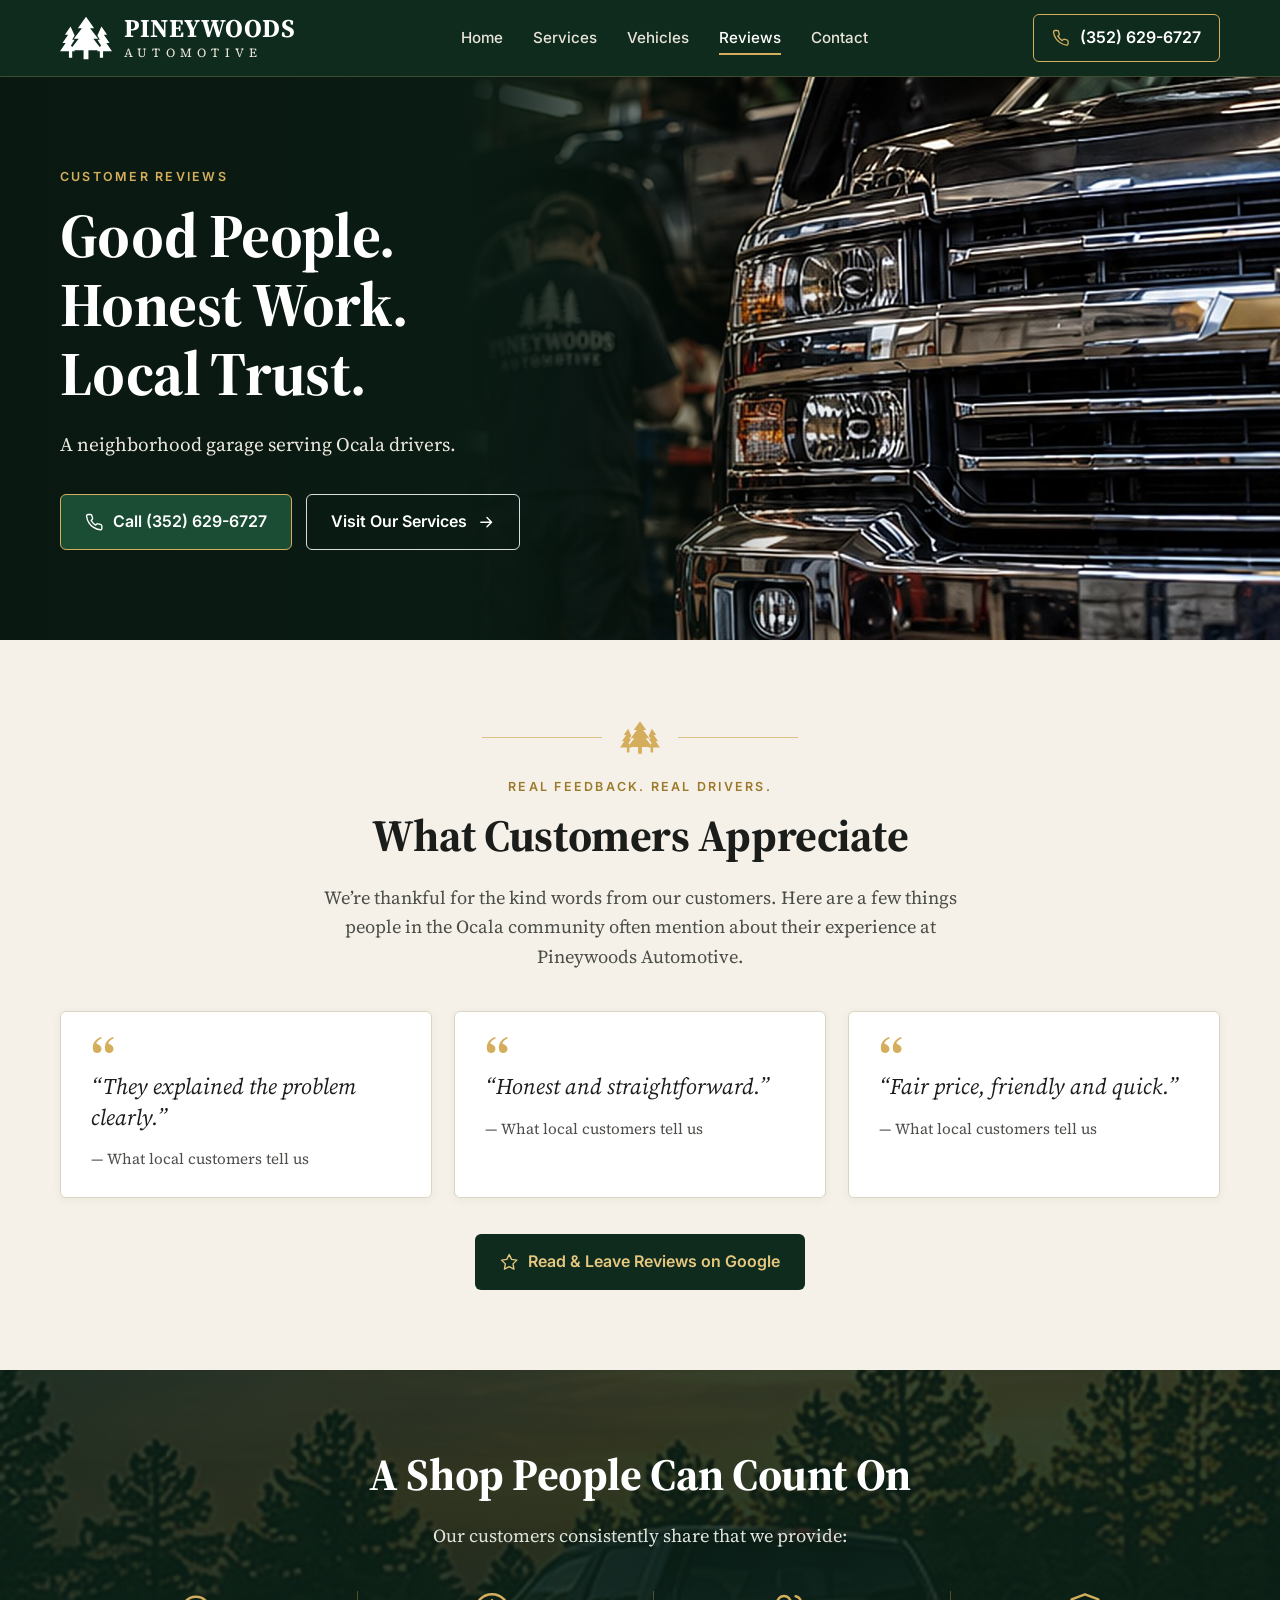
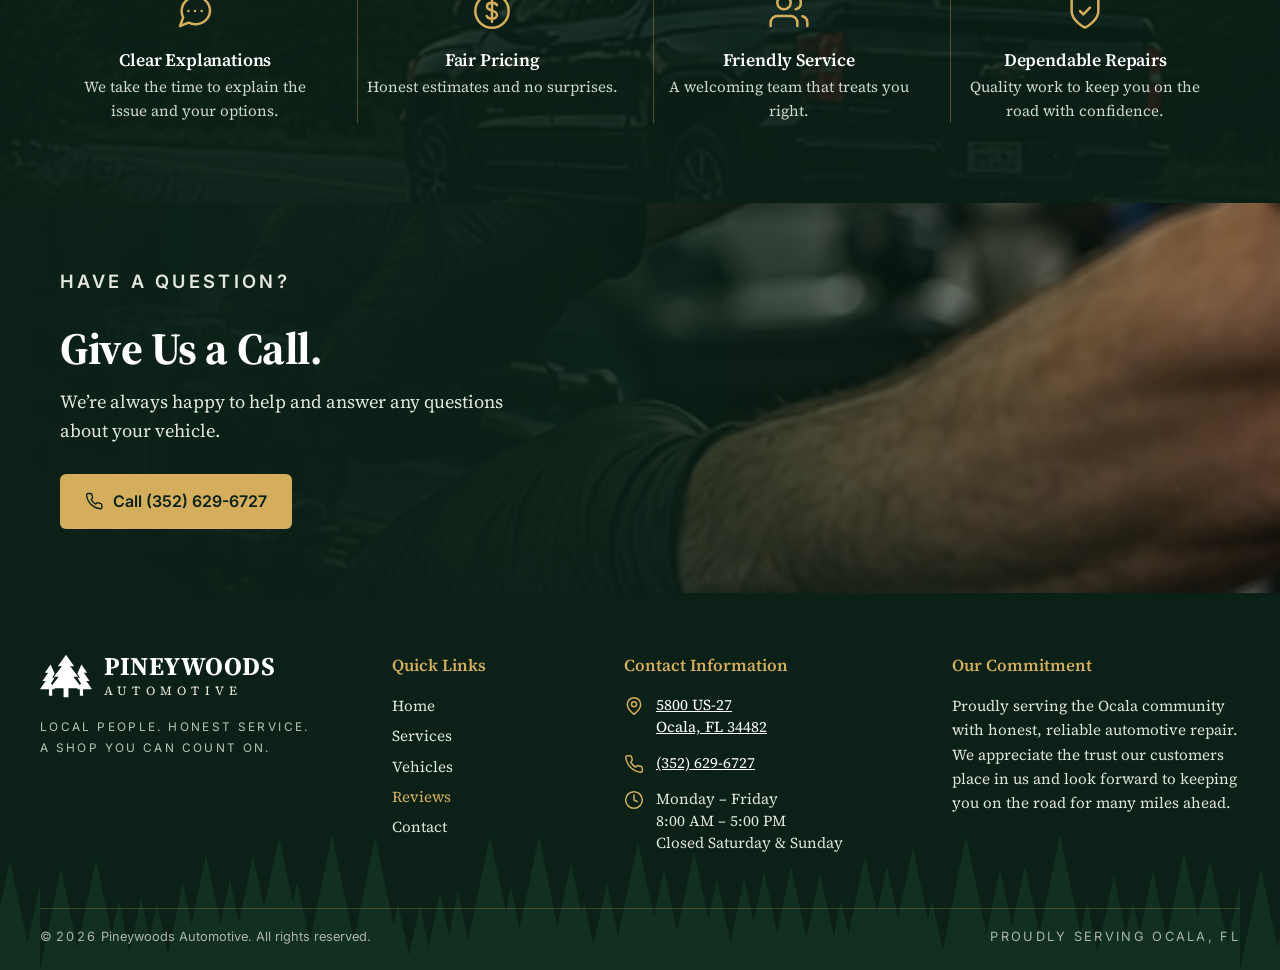
<file: reviews.html>
<!doctype html>
<html lang="en">
<head>
<meta charset="utf-8">
<meta name="viewport" content="width=device-width, initial-scale=1, viewport-fit=cover">
<title>Customer Reviews | Pineywoods Automotive, Ocala FL</title>
<meta name="description" content="See what Ocala drivers appreciate about Pineywoods Automotive: clear explanations, fair pricing, friendly service and dependable repairs.">
<meta name="theme-color" content="#0f2b1e">
<meta name="format-detection" content="telephone=yes">
<meta property="og:title" content="Customer Reviews | Pineywoods Automotive, Ocala FL">
<meta property="og:description" content="See what Ocala drivers appreciate about Pineywoods Automotive: clear explanations, fair pricing, friendly service and dependable repairs.">
<meta property="og:image" content="images/shop-exterior.jpg?v=3">
<link rel="icon" href="images/trees-gold.svg" type="image/svg+xml">
<link rel="apple-touch-icon" href="images/apple-touch-icon.png">
<link rel="preconnect" href="https://fonts.googleapis.com">
<link rel="preconnect" href="https://fonts.gstatic.com" crossorigin>
<link href="https://fonts.googleapis.com/css2?family=Inter:wght@400;500;600;700&family=Source+Serif+4:ital,opsz,wght@0,8..60,400;0,8..60,600;0,8..60,700;1,8..60,400&display=swap" rel="stylesheet">
<link rel="stylesheet" href="css/style.css">

</head>
<body>
<a class="skip-link" href="#main">Skip to content</a>
<header class="site-header">
  <div class="container header-inner">
    <a class="logo" href="index.html" aria-label="Pineywoods Automotive home">
      <img src="images/trees-white.svg" alt="" width="52" height="46">
      <span class="logo-text"><span class="logo-name">PINEYWOODS</span><span class="logo-sub">AUTOMOTIVE</span></span>
    </a>
    <nav class="main-nav" id="main-nav" aria-label="Main">
      <ul><li><a href="index.html">Home</a></li><li><a href="services.html">Services</a></li><li><a href="vehicles.html">Vehicles</a></li><li><a href="reviews.html" aria-current="page">Reviews</a></li><li><a href="contact.html">Contact</a></li><li class="nav-call" hidden><a class="btn btn-gold" href="tel:+13526296727"><svg class="icon" viewBox="0 0 24 24" aria-hidden="true"><path d="M22 16.9v3a2 2 0 0 1-2.2 2 19.8 19.8 0 0 1-8.6-3.1 19.5 19.5 0 0 1-6-6A19.8 19.8 0 0 1 2.1 4.2 2 2 0 0 1 4.1 2h3a2 2 0 0 1 2 1.7c.1.9.4 1.8.7 2.7a2 2 0 0 1-.5 2.1L8 9.8a16 16 0 0 0 6 6l1.3-1.3a2 2 0 0 1 2.1-.4c.9.3 1.8.6 2.7.7a2 2 0 0 1 1.7 2z"/></svg> Call (352) 629-6727</a></li></ul>
    </nav>
    <a class="header-call" href="tel:+13526296727"><svg class="icon" viewBox="0 0 24 24" aria-hidden="true"><path d="M22 16.9v3a2 2 0 0 1-2.2 2 19.8 19.8 0 0 1-8.6-3.1 19.5 19.5 0 0 1-6-6A19.8 19.8 0 0 1 2.1 4.2 2 2 0 0 1 4.1 2h3a2 2 0 0 1 2 1.7c.1.9.4 1.8.7 2.7a2 2 0 0 1-.5 2.1L8 9.8a16 16 0 0 0 6 6l1.3-1.3a2 2 0 0 1 2.1-.4c.9.3 1.8.6 2.7.7a2 2 0 0 1 1.7 2z"/></svg> (352) 629-6727</a>
    <button class="nav-toggle" aria-controls="main-nav" aria-expanded="false" aria-label="Open menu"><span></span><span></span><span></span></button>
  </div>
</header>
<main id="main">
<section class="hero">
  <div class="hero-media" style="background-image:url('images/hero-mechanic.jpg?v=3');background-position:center"></div>
  <div class="container"><div class="hero-content">
    <p class="eyebrow">Customer Reviews</p>
    <h1>Good People.<br>Honest Work.<br>Local Trust.</h1>
    <p class="hero-text">A neighborhood garage serving Ocala drivers.</p>
    <div class="btn-row"><a class="btn btn-green" href="tel:+13526296727"><svg class="icon" viewBox="0 0 24 24" aria-hidden="true"><path d="M22 16.9v3a2 2 0 0 1-2.2 2 19.8 19.8 0 0 1-8.6-3.1 19.5 19.5 0 0 1-6-6A19.8 19.8 0 0 1 2.1 4.2 2 2 0 0 1 4.1 2h3a2 2 0 0 1 2 1.7c.1.9.4 1.8.7 2.7a2 2 0 0 1-.5 2.1L8 9.8a16 16 0 0 0 6 6l1.3-1.3a2 2 0 0 1 2.1-.4c.9.3 1.8.6 2.7.7a2 2 0 0 1 1.7 2z"/></svg> Call (352) 629-6727</a><a class="btn btn-outline" href="services.html">Visit Our Services <svg class="icon" viewBox="0 0 24 24" aria-hidden="true"><path d="M5 12h14M13 6l6 6-6 6"/></svg></a></div>
  </div></div>
</section>
<section class="section">
  <div class="container">
    <div class="divider-trees"><img src="images/trees-gold.svg" alt="" width="40" height="35"></div>
    <div class="section-head center">
      <p class="eyebrow dark">Real feedback. Real drivers.</p>
      <h2>What Customers Appreciate</h2>
      <p class="lead">We&rsquo;re thankful for the kind words from our customers. Here are a few things people in the Ocala community often mention about their experience at Pineywoods Automotive.</p>
    </div>
    <div class="quote-grid"><figure class="quote"><blockquote>&ldquo;They explained the problem clearly.&rdquo;</blockquote><figcaption>&mdash; What local customers tell us</figcaption></figure><figure class="quote"><blockquote>&ldquo;Honest and straightforward.&rdquo;</blockquote><figcaption>&mdash; What local customers tell us</figcaption></figure><figure class="quote"><blockquote>&ldquo;Fair price, friendly and quick.&rdquo;</blockquote><figcaption>&mdash; What local customers tell us</figcaption></figure></div>
    <div class="section-foot"><a class="btn btn-dark" href="https://www.google.com/search?q=Pineywoods+Automotive+Ocala+FL+reviews" target="_blank" rel="noopener"><svg class="icon" viewBox="0 0 24 24" aria-hidden="true"><path d="m12 2 3.1 6.3 6.9 1-5 4.9 1.2 6.8L12 17.8 5.8 21l1.2-6.8-5-4.9 6.9-1z"/></svg> Read &amp; Leave Reviews on Google</a></div>
  </div>
</section>
<section class="section tree-bg section-dark">
  <div class="container">
    <div class="section-head center">
      <h2>A Shop People Can Count On</h2>
      <p class="lead">Our customers consistently share that we provide:</p>
    </div>
    <div class="feature-row"><div class="feature"><svg class="icon" viewBox="0 0 24 24" aria-hidden="true"><path d="M21 11.5a8.4 8.4 0 0 1-9 8.4 8.5 8.5 0 0 1-3.8-.9L3 21l1.9-5.1a8.4 8.4 0 0 1-.9-3.8 8.5 8.5 0 0 1 8.4-8.6 8.4 8.4 0 0 1 8.6 8z"/><path d="M8 12h.01M12 12h.01M16 12h.01"/></svg><h3>Clear Explanations</h3><p>We take the time to explain the issue and your options.</p></div><div class="feature"><svg class="icon" viewBox="0 0 24 24" aria-hidden="true"><circle cx="12" cy="12" r="10"/><path d="M15 8.5c-.5-1-1.6-1.5-3-1.5-1.8 0-3 .9-3 2.3 0 3.2 6 1.8 6 5 0 1.4-1.3 2.4-3 2.4-1.5 0-2.7-.6-3.2-1.7M12 5.5v13"/></svg><h3>Fair Pricing</h3><p>Honest estimates and no surprises.</p></div><div class="feature"><svg class="icon" viewBox="0 0 24 24" aria-hidden="true"><path d="M17 21v-2a4 4 0 0 0-4-4H5a4 4 0 0 0-4 4v2"/><circle cx="9" cy="7" r="4"/><path d="M23 21v-2a4 4 0 0 0-3-3.9M16 3.1a4 4 0 0 1 0 7.8"/></svg><h3>Friendly Service</h3><p>A welcoming team that treats you right.</p></div><div class="feature"><svg class="icon" viewBox="0 0 24 24" aria-hidden="true"><path d="M12 22s8-4 8-10V5l-8-3-8 3v7c0 6 8 10 8 10z"/><path d="m9 12 2 2 4-4"/></svg><h3>Dependable Repairs</h3><p>Quality work to keep you on the road with confidence.</p></div></div>
  </div>
</section>
<section class="cta-band" style="background-image:url('images/engine-hands.jpg?v=3')">
  <div class="container">
    <p class="eyebrow">Have a question?</p>
    <h2>Give Us a Call.</h2>
    <p>We&rsquo;re always happy to help and answer any questions about your vehicle.</p>
    <a class="btn btn-gold" href="tel:+13526296727"><svg class="icon" viewBox="0 0 24 24" aria-hidden="true"><path d="M22 16.9v3a2 2 0 0 1-2.2 2 19.8 19.8 0 0 1-8.6-3.1 19.5 19.5 0 0 1-6-6A19.8 19.8 0 0 1 2.1 4.2 2 2 0 0 1 4.1 2h3a2 2 0 0 1 2 1.7c.1.9.4 1.8.7 2.7a2 2 0 0 1-.5 2.1L8 9.8a16 16 0 0 0 6 6l1.3-1.3a2 2 0 0 1 2.1-.4c.9.3 1.8.6 2.7.7a2 2 0 0 1 1.7 2z"/></svg> Call (352) 629-6727</a>
  </div>
</section>
</main>
<footer class="site-footer">
  <div class="container footer-grid">
    <div>
      <a class="logo" href="index.html" aria-label="Pineywoods Automotive home">
        <img src="images/trees-white.svg" alt="" width="52" height="46">
        <span class="logo-text"><span class="logo-name">PINEYWOODS</span><span class="logo-sub">AUTOMOTIVE</span></span>
      </a>
      <p class="footer-tag">Local people. Honest service.<br>A shop you can count on.</p>
    </div>
    <div>
      <h4>Quick Links</h4>
      <ul class="footer-links"><li><a href="index.html">Home</a></li><li><a href="services.html">Services</a></li><li><a href="vehicles.html">Vehicles</a></li><li><a href="reviews.html" aria-current="page">Reviews</a></li><li><a href="contact.html">Contact</a></li></ul>
    </div>
    <div>
      <h4>Contact Information</h4>
      <ul class="footer-contact">
        <li><svg class="icon" viewBox="0 0 24 24" aria-hidden="true"><path d="M20 10c0 6-8 12-8 12S4 16 4 10a8 8 0 0 1 16 0z"/><circle cx="12" cy="10" r="3"/></svg><a href="https://www.google.com/maps/dir/?api=1&destination=Pineywoods+Automotive,+5800+US-27,+Ocala,+FL+34482" target="_blank" rel="noopener">5800 US-27<br>Ocala, FL 34482</a></li>
        <li><svg class="icon" viewBox="0 0 24 24" aria-hidden="true"><path d="M22 16.9v3a2 2 0 0 1-2.2 2 19.8 19.8 0 0 1-8.6-3.1 19.5 19.5 0 0 1-6-6A19.8 19.8 0 0 1 2.1 4.2 2 2 0 0 1 4.1 2h3a2 2 0 0 1 2 1.7c.1.9.4 1.8.7 2.7a2 2 0 0 1-.5 2.1L8 9.8a16 16 0 0 0 6 6l1.3-1.3a2 2 0 0 1 2.1-.4c.9.3 1.8.6 2.7.7a2 2 0 0 1 1.7 2z"/></svg><a href="tel:+13526296727">(352) 629-6727</a></li>
        <li><svg class="icon" viewBox="0 0 24 24" aria-hidden="true"><circle cx="12" cy="12" r="10"/><path d="M12 6v6l4 2"/></svg><span>Monday &ndash; Friday<br>8:00 AM &ndash; 5:00 PM<br>Closed Saturday &amp; Sunday</span></li>
      </ul>
    </div>
    <div>
      <h4>Our Commitment</h4>
      <p>Proudly serving the Ocala community with honest, reliable automotive repair. We appreciate the trust our customers place in us and look forward to keeping you on the road for many miles ahead.</p>
    </div>
  </div>
  <div class="container footer-bottom">
    <span>&copy; <span data-year>2026</span> Pineywoods Automotive. All rights reserved.</span>
    <span>Proudly serving Ocala, FL</span>
  </div>
</footer>
<div class="mobile-call"><a class="btn btn-gold" href="tel:+13526296727"><svg class="icon" viewBox="0 0 24 24" aria-hidden="true"><path d="M22 16.9v3a2 2 0 0 1-2.2 2 19.8 19.8 0 0 1-8.6-3.1 19.5 19.5 0 0 1-6-6A19.8 19.8 0 0 1 2.1 4.2 2 2 0 0 1 4.1 2h3a2 2 0 0 1 2 1.7c.1.9.4 1.8.7 2.7a2 2 0 0 1-.5 2.1L8 9.8a16 16 0 0 0 6 6l1.3-1.3a2 2 0 0 1 2.1-.4c.9.3 1.8.6 2.7.7a2 2 0 0 1 1.7 2z"/></svg> Call (352) 629-6727</a></div>
<script src="js/main.js"></script>
</body>
</html>
</file>
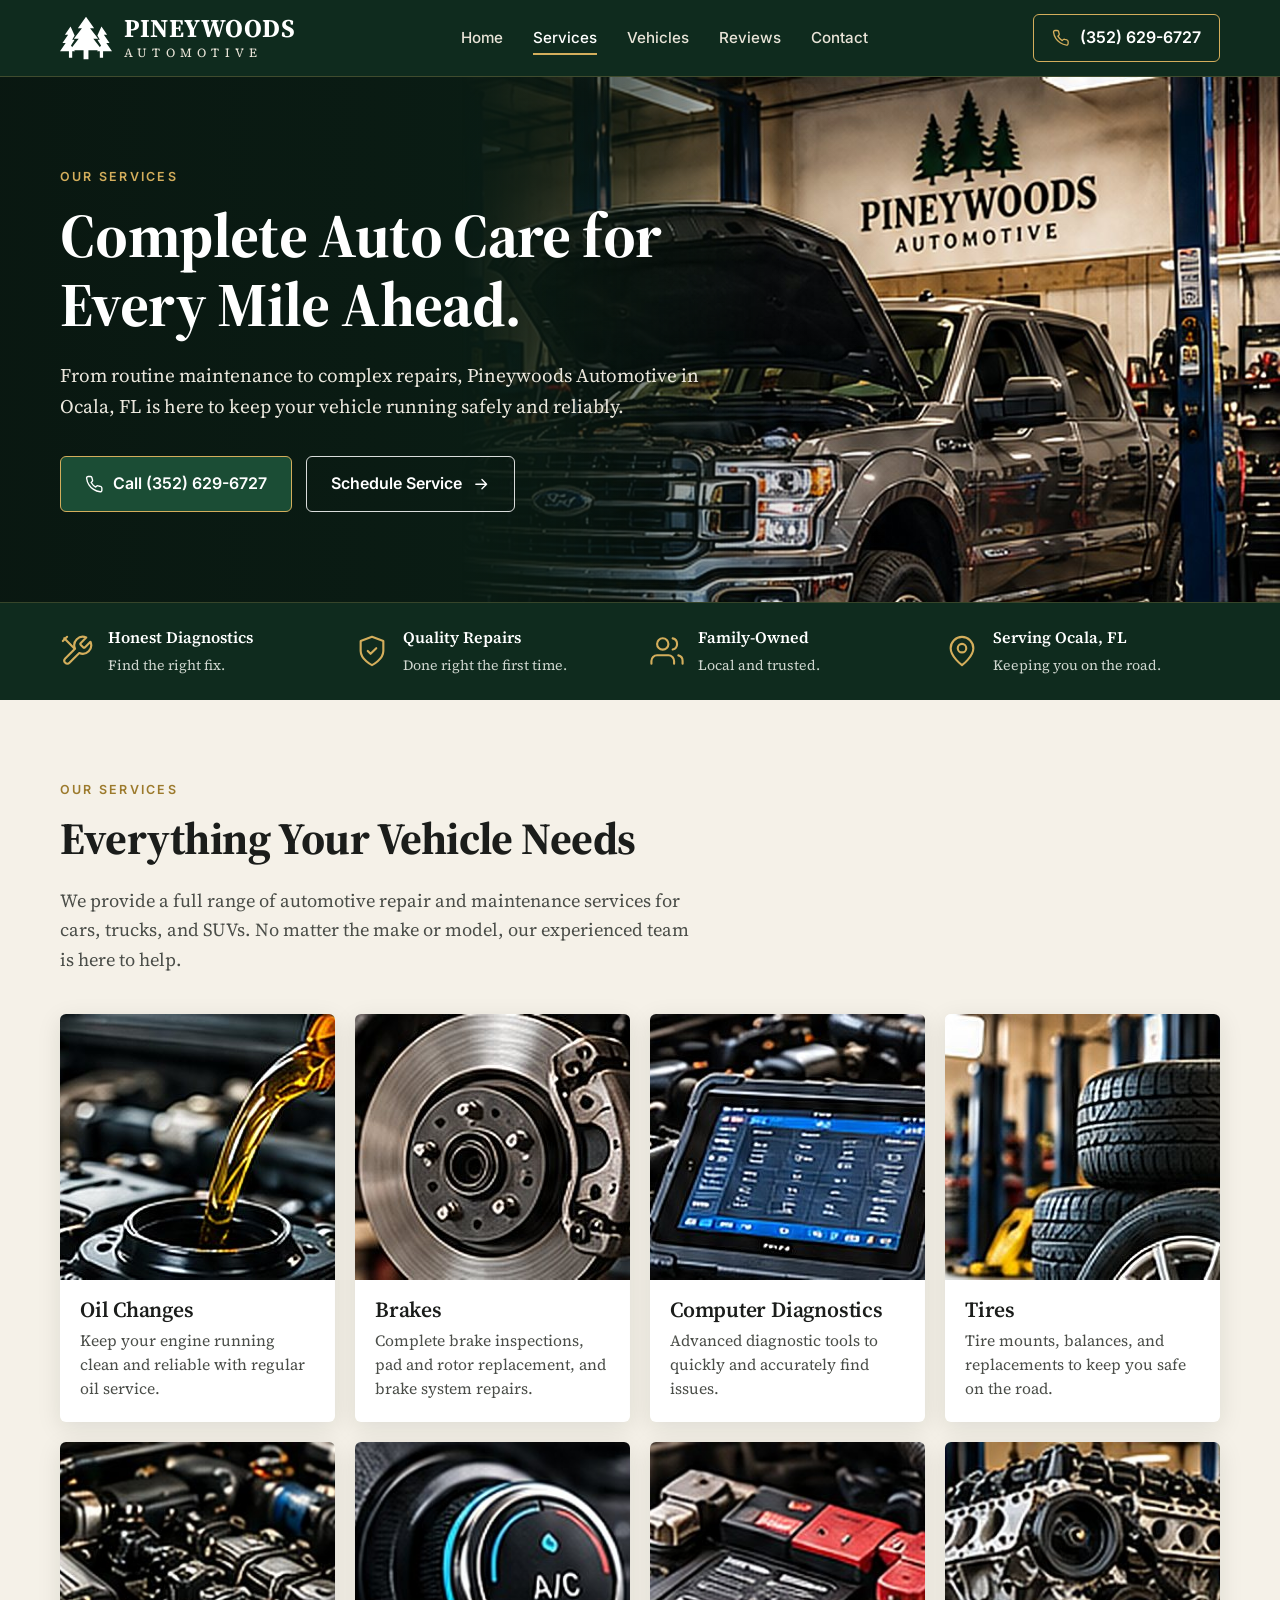
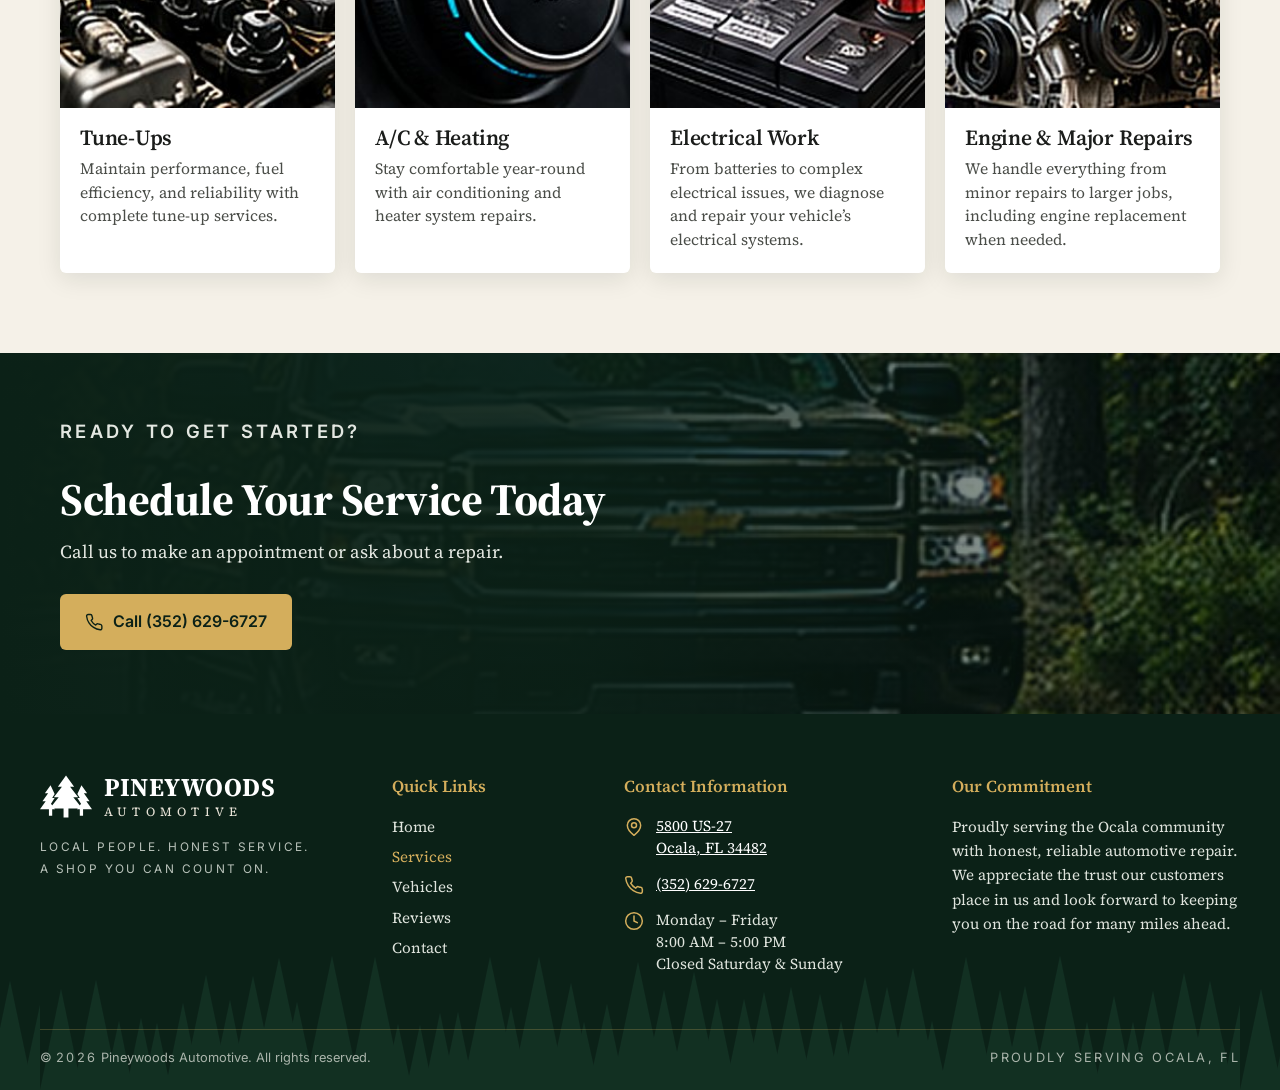
<file: services.html>
<!doctype html>
<html lang="en">
<head>
<meta charset="utf-8">
<meta name="viewport" content="width=device-width, initial-scale=1, viewport-fit=cover">
<title>Auto Repair Services | Pineywoods Automotive, Ocala FL</title>
<meta name="description" content="Oil changes, brakes, computer diagnostics, tires, tune-ups, A/C & heating, electrical work and engine repair in Ocala, FL.">
<meta name="theme-color" content="#0f2b1e">
<meta name="format-detection" content="telephone=yes">
<meta property="og:title" content="Auto Repair Services | Pineywoods Automotive, Ocala FL">
<meta property="og:description" content="Oil changes, brakes, computer diagnostics, tires, tune-ups, A/C & heating, electrical work and engine repair in Ocala, FL.">
<meta property="og:image" content="images/shop-exterior.jpg?v=3">
<link rel="icon" href="images/trees-gold.svg" type="image/svg+xml">
<link rel="apple-touch-icon" href="images/apple-touch-icon.png">
<link rel="preconnect" href="https://fonts.googleapis.com">
<link rel="preconnect" href="https://fonts.gstatic.com" crossorigin>
<link href="https://fonts.googleapis.com/css2?family=Inter:wght@400;500;600;700&family=Source+Serif+4:ital,opsz,wght@0,8..60,400;0,8..60,600;0,8..60,700;1,8..60,400&display=swap" rel="stylesheet">
<link rel="stylesheet" href="css/style.css">

</head>
<body>
<a class="skip-link" href="#main">Skip to content</a>
<header class="site-header">
  <div class="container header-inner">
    <a class="logo" href="index.html" aria-label="Pineywoods Automotive home">
      <img src="images/trees-white.svg" alt="" width="52" height="46">
      <span class="logo-text"><span class="logo-name">PINEYWOODS</span><span class="logo-sub">AUTOMOTIVE</span></span>
    </a>
    <nav class="main-nav" id="main-nav" aria-label="Main">
      <ul><li><a href="index.html">Home</a></li><li><a href="services.html" aria-current="page">Services</a></li><li><a href="vehicles.html">Vehicles</a></li><li><a href="reviews.html">Reviews</a></li><li><a href="contact.html">Contact</a></li><li class="nav-call" hidden><a class="btn btn-gold" href="tel:+13526296727"><svg class="icon" viewBox="0 0 24 24" aria-hidden="true"><path d="M22 16.9v3a2 2 0 0 1-2.2 2 19.8 19.8 0 0 1-8.6-3.1 19.5 19.5 0 0 1-6-6A19.8 19.8 0 0 1 2.1 4.2 2 2 0 0 1 4.1 2h3a2 2 0 0 1 2 1.7c.1.9.4 1.8.7 2.7a2 2 0 0 1-.5 2.1L8 9.8a16 16 0 0 0 6 6l1.3-1.3a2 2 0 0 1 2.1-.4c.9.3 1.8.6 2.7.7a2 2 0 0 1 1.7 2z"/></svg> Call (352) 629-6727</a></li></ul>
    </nav>
    <a class="header-call" href="tel:+13526296727"><svg class="icon" viewBox="0 0 24 24" aria-hidden="true"><path d="M22 16.9v3a2 2 0 0 1-2.2 2 19.8 19.8 0 0 1-8.6-3.1 19.5 19.5 0 0 1-6-6A19.8 19.8 0 0 1 2.1 4.2 2 2 0 0 1 4.1 2h3a2 2 0 0 1 2 1.7c.1.9.4 1.8.7 2.7a2 2 0 0 1-.5 2.1L8 9.8a16 16 0 0 0 6 6l1.3-1.3a2 2 0 0 1 2.1-.4c.9.3 1.8.6 2.7.7a2 2 0 0 1 1.7 2z"/></svg> (352) 629-6727</a>
    <button class="nav-toggle" aria-controls="main-nav" aria-expanded="false" aria-label="Open menu"><span></span><span></span><span></span></button>
  </div>
</header>
<main id="main">
<section class="hero">
  <div class="hero-media" style="background-image:url('images/hero-garage-truck.jpg?v=3');background-position:center top"></div>
  <div class="container"><div class="hero-content">
    <p class="eyebrow">Our Services</p>
    <h1>Complete Auto Care for Every Mile Ahead.</h1>
    <p class="hero-text">From routine maintenance to complex repairs, Pineywoods Automotive in Ocala, FL is here to keep your vehicle running safely and reliably.</p>
    <div class="btn-row"><a class="btn btn-green" href="tel:+13526296727"><svg class="icon" viewBox="0 0 24 24" aria-hidden="true"><path d="M22 16.9v3a2 2 0 0 1-2.2 2 19.8 19.8 0 0 1-8.6-3.1 19.5 19.5 0 0 1-6-6A19.8 19.8 0 0 1 2.1 4.2 2 2 0 0 1 4.1 2h3a2 2 0 0 1 2 1.7c.1.9.4 1.8.7 2.7a2 2 0 0 1-.5 2.1L8 9.8a16 16 0 0 0 6 6l1.3-1.3a2 2 0 0 1 2.1-.4c.9.3 1.8.6 2.7.7a2 2 0 0 1 1.7 2z"/></svg> Call (352) 629-6727</a><a class="btn btn-outline" href="contact.html">Schedule Service <svg class="icon" viewBox="0 0 24 24" aria-hidden="true"><path d="M5 12h14M13 6l6 6-6 6"/></svg></a></div>
  </div></div>
</section><section class="trust-bar" aria-label="Why choose us"><div class="container trust-grid"><div class="trust-item"><svg class="icon" viewBox="0 0 24 24" aria-hidden="true"><path d="M14.7 6.3a1 1 0 0 0 0 1.4l1.6 1.6a1 1 0 0 0 1.4 0l3.8-3.8a6 6 0 0 1-7.9 7.9l-6.9 6.9a2.1 2.1 0 0 1-3-3l6.9-6.9a6 6 0 0 1 7.9-7.9l-3.8 3.8z"/><path d="m3 3 7 7M2 5l3-3"/></svg><div><strong>Honest Diagnostics</strong><span>Find the right fix.</span></div></div><div class="trust-item"><svg class="icon" viewBox="0 0 24 24" aria-hidden="true"><path d="M12 22s8-4 8-10V5l-8-3-8 3v7c0 6 8 10 8 10z"/><path d="m9 12 2 2 4-4"/></svg><div><strong>Quality Repairs</strong><span>Done right the first time.</span></div></div><div class="trust-item"><svg class="icon" viewBox="0 0 24 24" aria-hidden="true"><path d="M17 21v-2a4 4 0 0 0-4-4H5a4 4 0 0 0-4 4v2"/><circle cx="9" cy="7" r="4"/><path d="M23 21v-2a4 4 0 0 0-3-3.9M16 3.1a4 4 0 0 1 0 7.8"/></svg><div><strong>Family-Owned</strong><span>Local and trusted.</span></div></div><div class="trust-item"><svg class="icon" viewBox="0 0 24 24" aria-hidden="true"><path d="M20 10c0 6-8 12-8 12S4 16 4 10a8 8 0 0 1 16 0z"/><circle cx="12" cy="10" r="3"/></svg><div><strong>Serving Ocala, FL</strong><span>Keeping you on the road.</span></div></div></div></section>
<section class="section">
  <div class="container">
    <div class="section-head">
      <p class="eyebrow dark">Our Services</p>
      <h2>Everything Your Vehicle Needs</h2>
      <p class="lead">We provide a full range of automotive repair and maintenance services for cars, trucks, and SUVs. No matter the make or model, our experienced team is here to help.</p>
    </div>
    <div class="card-grid">
  <article class="card"><img src="images/svc-oil.jpg?v=3" alt="Fresh oil being poured into an engine" loading="lazy" width="450" height="266"><div class="card-body"><h3>Oil Changes</h3><p>Keep your engine running clean and reliable with regular oil service.</p></div></article>
  <article class="card"><img src="images/svc-brakes.jpg?v=3" alt="Brake rotor and caliper" loading="lazy" width="450" height="266"><div class="card-body"><h3>Brakes</h3><p>Complete brake inspections, pad and rotor replacement, and brake system repairs.</p></div></article>
  <article class="card"><img src="images/svc-diagnostics.jpg?v=3" alt="Diagnostic scan tool on an engine" loading="lazy" width="450" height="266"><div class="card-body"><h3>Computer Diagnostics</h3><p>Advanced diagnostic tools to quickly and accurately find issues.</p></div></article>
  <article class="card"><img src="images/svc-tires.jpg?v=3" alt="Stack of new tires in the shop" loading="lazy" width="450" height="266"><div class="card-body"><h3>Tires</h3><p>Tire mounts, balances, and replacements to keep you safe on the road.</p></div></article>
  <article class="card"><img src="images/svc-tuneup.jpg?v=3" alt="Clean engine bay" loading="lazy" width="450" height="266"><div class="card-body"><h3>Tune-Ups</h3><p>Maintain performance, fuel efficiency, and reliability with complete tune-up services.</p></div></article>
  <article class="card"><img src="images/svc-ac.jpg?v=3" alt="Vehicle A/C control knob" loading="lazy" width="450" height="266"><div class="card-body"><h3>A/C &amp; Heating</h3><p>Stay comfortable year-round with air conditioning and heater system repairs.</p></div></article>
  <article class="card"><img src="images/svc-electrical.jpg?v=3" alt="Car battery with red terminals" loading="lazy" width="450" height="266"><div class="card-body"><h3>Electrical Work</h3><p>From batteries to complex electrical issues, we diagnose and repair your vehicle&rsquo;s electrical systems.</p></div></article>
  <article class="card"><img src="images/svc-engine.jpg?v=3" alt="Engine block on a stand in the shop" loading="lazy" width="450" height="266"><div class="card-body"><h3>Engine &amp; Major Repairs</h3><p>We handle everything from minor repairs to larger jobs, including engine replacement when needed.</p></div></article>
</div>
  </div>
</section>
<section class="cta-band" style="background-image:url('images/road-truck.jpg?v=3')">
  <div class="container">
    <p class="eyebrow">Ready to get started?</p>
    <h2>Schedule Your Service Today</h2>
    <p>Call us to make an appointment or ask about a repair.</p>
    <a class="btn btn-gold" href="tel:+13526296727"><svg class="icon" viewBox="0 0 24 24" aria-hidden="true"><path d="M22 16.9v3a2 2 0 0 1-2.2 2 19.8 19.8 0 0 1-8.6-3.1 19.5 19.5 0 0 1-6-6A19.8 19.8 0 0 1 2.1 4.2 2 2 0 0 1 4.1 2h3a2 2 0 0 1 2 1.7c.1.9.4 1.8.7 2.7a2 2 0 0 1-.5 2.1L8 9.8a16 16 0 0 0 6 6l1.3-1.3a2 2 0 0 1 2.1-.4c.9.3 1.8.6 2.7.7a2 2 0 0 1 1.7 2z"/></svg> Call (352) 629-6727</a>
  </div>
</section>
</main>
<footer class="site-footer">
  <div class="container footer-grid">
    <div>
      <a class="logo" href="index.html" aria-label="Pineywoods Automotive home">
        <img src="images/trees-white.svg" alt="" width="52" height="46">
        <span class="logo-text"><span class="logo-name">PINEYWOODS</span><span class="logo-sub">AUTOMOTIVE</span></span>
      </a>
      <p class="footer-tag">Local people. Honest service.<br>A shop you can count on.</p>
    </div>
    <div>
      <h4>Quick Links</h4>
      <ul class="footer-links"><li><a href="index.html">Home</a></li><li><a href="services.html" aria-current="page">Services</a></li><li><a href="vehicles.html">Vehicles</a></li><li><a href="reviews.html">Reviews</a></li><li><a href="contact.html">Contact</a></li></ul>
    </div>
    <div>
      <h4>Contact Information</h4>
      <ul class="footer-contact">
        <li><svg class="icon" viewBox="0 0 24 24" aria-hidden="true"><path d="M20 10c0 6-8 12-8 12S4 16 4 10a8 8 0 0 1 16 0z"/><circle cx="12" cy="10" r="3"/></svg><a href="https://www.google.com/maps/dir/?api=1&destination=Pineywoods+Automotive,+5800+US-27,+Ocala,+FL+34482" target="_blank" rel="noopener">5800 US-27<br>Ocala, FL 34482</a></li>
        <li><svg class="icon" viewBox="0 0 24 24" aria-hidden="true"><path d="M22 16.9v3a2 2 0 0 1-2.2 2 19.8 19.8 0 0 1-8.6-3.1 19.5 19.5 0 0 1-6-6A19.8 19.8 0 0 1 2.1 4.2 2 2 0 0 1 4.1 2h3a2 2 0 0 1 2 1.7c.1.9.4 1.8.7 2.7a2 2 0 0 1-.5 2.1L8 9.8a16 16 0 0 0 6 6l1.3-1.3a2 2 0 0 1 2.1-.4c.9.3 1.8.6 2.7.7a2 2 0 0 1 1.7 2z"/></svg><a href="tel:+13526296727">(352) 629-6727</a></li>
        <li><svg class="icon" viewBox="0 0 24 24" aria-hidden="true"><circle cx="12" cy="12" r="10"/><path d="M12 6v6l4 2"/></svg><span>Monday &ndash; Friday<br>8:00 AM &ndash; 5:00 PM<br>Closed Saturday &amp; Sunday</span></li>
      </ul>
    </div>
    <div>
      <h4>Our Commitment</h4>
      <p>Proudly serving the Ocala community with honest, reliable automotive repair. We appreciate the trust our customers place in us and look forward to keeping you on the road for many miles ahead.</p>
    </div>
  </div>
  <div class="container footer-bottom">
    <span>&copy; <span data-year>2026</span> Pineywoods Automotive. All rights reserved.</span>
    <span>Proudly serving Ocala, FL</span>
  </div>
</footer>
<div class="mobile-call"><a class="btn btn-gold" href="tel:+13526296727"><svg class="icon" viewBox="0 0 24 24" aria-hidden="true"><path d="M22 16.9v3a2 2 0 0 1-2.2 2 19.8 19.8 0 0 1-8.6-3.1 19.5 19.5 0 0 1-6-6A19.8 19.8 0 0 1 2.1 4.2 2 2 0 0 1 4.1 2h3a2 2 0 0 1 2 1.7c.1.9.4 1.8.7 2.7a2 2 0 0 1-.5 2.1L8 9.8a16 16 0 0 0 6 6l1.3-1.3a2 2 0 0 1 2.1-.4c.9.3 1.8.6 2.7.7a2 2 0 0 1 1.7 2z"/></svg> Call (352) 629-6727</a></div>
<script src="js/main.js"></script>
</body>
</html>
</file>
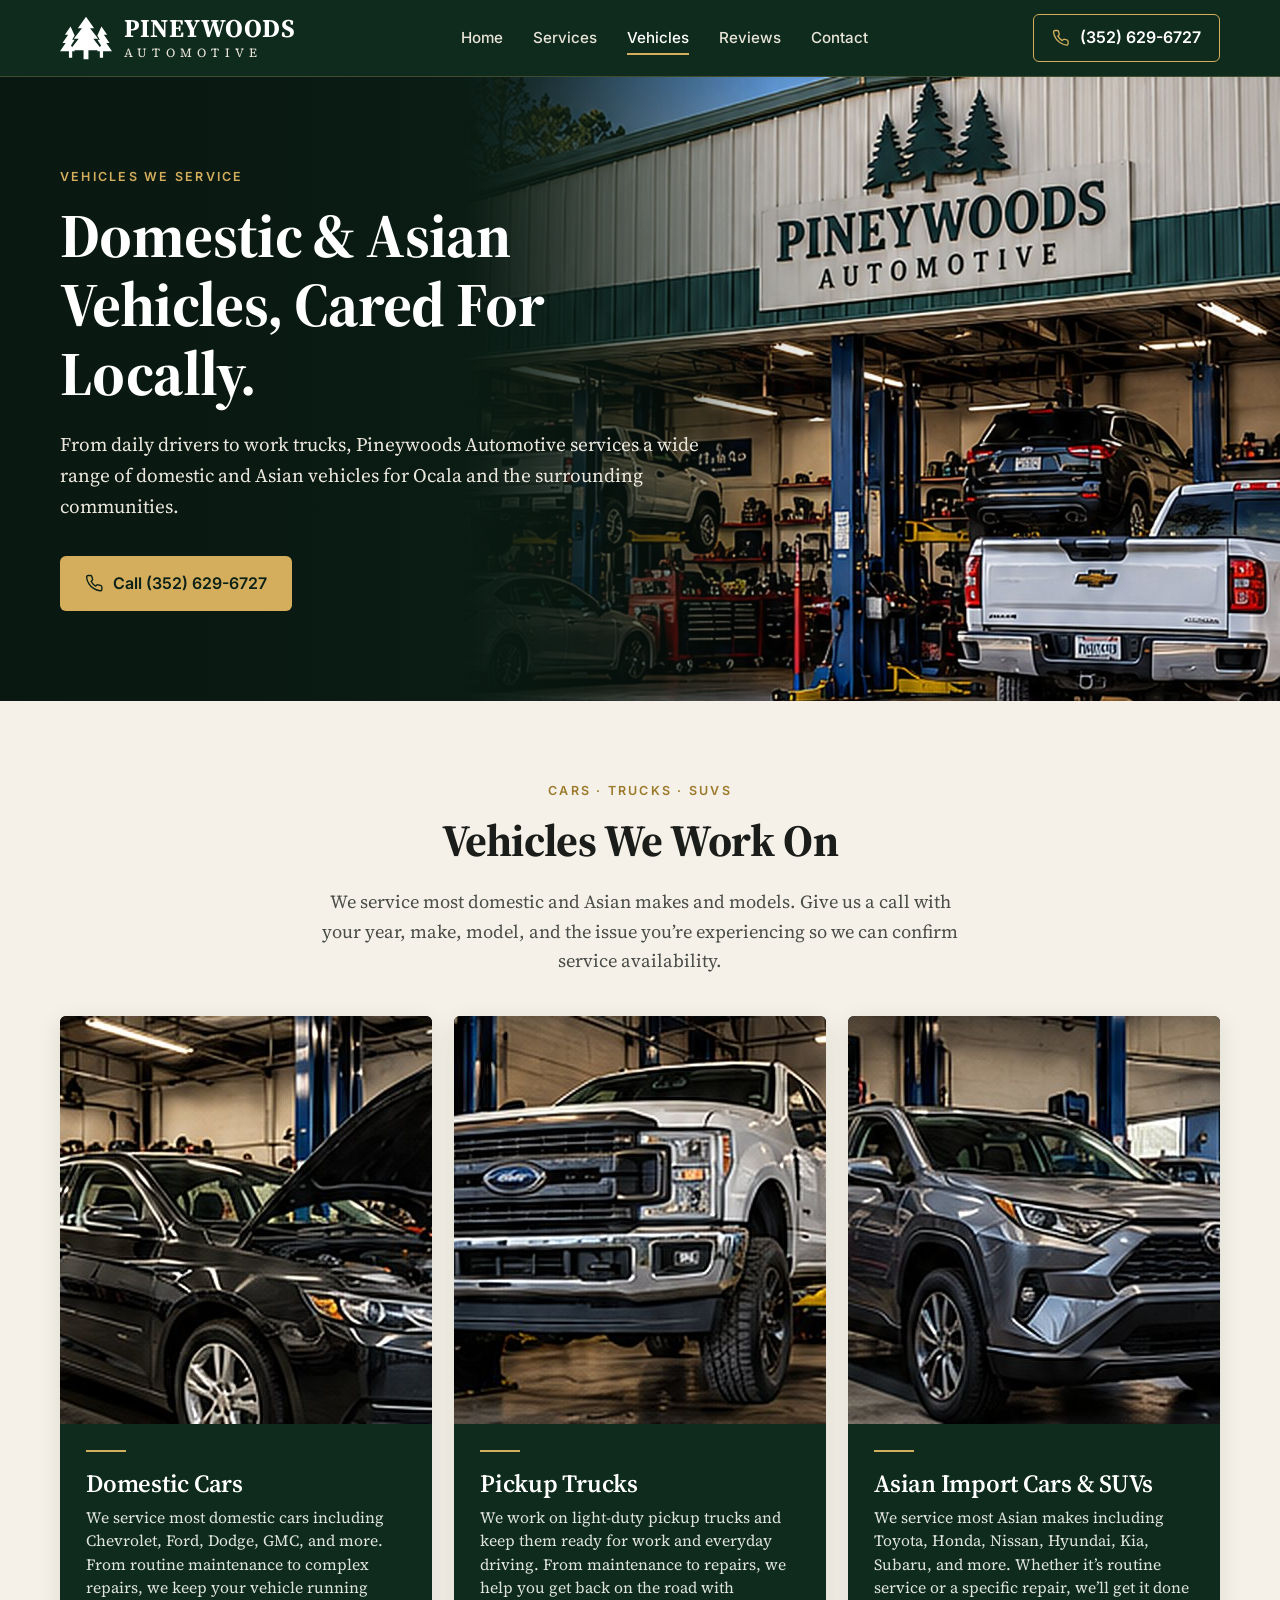
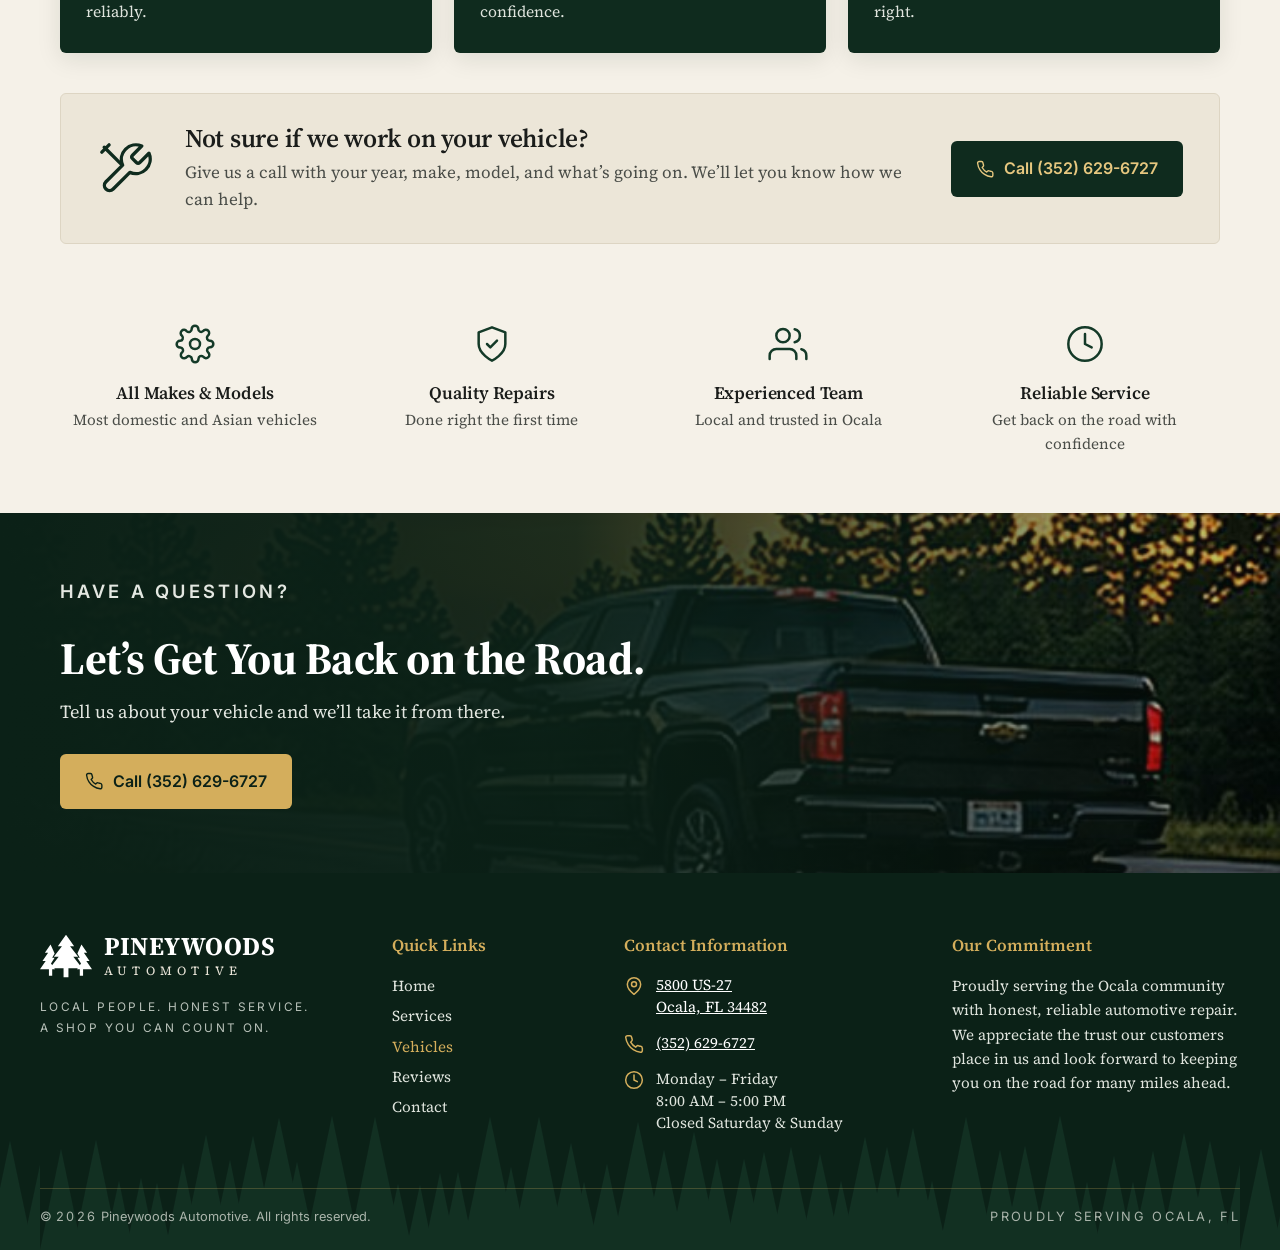
<file: vehicles.html>
<!doctype html>
<html lang="en">
<head>
<meta charset="utf-8">
<meta name="viewport" content="width=device-width, initial-scale=1, viewport-fit=cover">
<title>Vehicles We Service | Pineywoods Automotive, Ocala FL</title>
<meta name="description" content="We repair most domestic and Asian cars, pickup trucks and SUVs — Chevrolet, Ford, Dodge, GMC, Toyota, Honda, Nissan, Hyundai, Kia, Subaru and more.">
<meta name="theme-color" content="#0f2b1e">
<meta name="format-detection" content="telephone=yes">
<meta property="og:title" content="Vehicles We Service | Pineywoods Automotive, Ocala FL">
<meta property="og:description" content="We repair most domestic and Asian cars, pickup trucks and SUVs — Chevrolet, Ford, Dodge, GMC, Toyota, Honda, Nissan, Hyundai, Kia, Subaru and more.">
<meta property="og:image" content="images/shop-exterior.jpg?v=3">
<link rel="icon" href="images/trees-gold.svg" type="image/svg+xml">
<link rel="apple-touch-icon" href="images/apple-touch-icon.png">
<link rel="preconnect" href="https://fonts.googleapis.com">
<link rel="preconnect" href="https://fonts.gstatic.com" crossorigin>
<link href="https://fonts.googleapis.com/css2?family=Inter:wght@400;500;600;700&family=Source+Serif+4:ital,opsz,wght@0,8..60,400;0,8..60,600;0,8..60,700;1,8..60,400&display=swap" rel="stylesheet">
<link rel="stylesheet" href="css/style.css">

</head>
<body>
<a class="skip-link" href="#main">Skip to content</a>
<header class="site-header">
  <div class="container header-inner">
    <a class="logo" href="index.html" aria-label="Pineywoods Automotive home">
      <img src="images/trees-white.svg" alt="" width="52" height="46">
      <span class="logo-text"><span class="logo-name">PINEYWOODS</span><span class="logo-sub">AUTOMOTIVE</span></span>
    </a>
    <nav class="main-nav" id="main-nav" aria-label="Main">
      <ul><li><a href="index.html">Home</a></li><li><a href="services.html">Services</a></li><li><a href="vehicles.html" aria-current="page">Vehicles</a></li><li><a href="reviews.html">Reviews</a></li><li><a href="contact.html">Contact</a></li><li class="nav-call" hidden><a class="btn btn-gold" href="tel:+13526296727"><svg class="icon" viewBox="0 0 24 24" aria-hidden="true"><path d="M22 16.9v3a2 2 0 0 1-2.2 2 19.8 19.8 0 0 1-8.6-3.1 19.5 19.5 0 0 1-6-6A19.8 19.8 0 0 1 2.1 4.2 2 2 0 0 1 4.1 2h3a2 2 0 0 1 2 1.7c.1.9.4 1.8.7 2.7a2 2 0 0 1-.5 2.1L8 9.8a16 16 0 0 0 6 6l1.3-1.3a2 2 0 0 1 2.1-.4c.9.3 1.8.6 2.7.7a2 2 0 0 1 1.7 2z"/></svg> Call (352) 629-6727</a></li></ul>
    </nav>
    <a class="header-call" href="tel:+13526296727"><svg class="icon" viewBox="0 0 24 24" aria-hidden="true"><path d="M22 16.9v3a2 2 0 0 1-2.2 2 19.8 19.8 0 0 1-8.6-3.1 19.5 19.5 0 0 1-6-6A19.8 19.8 0 0 1 2.1 4.2 2 2 0 0 1 4.1 2h3a2 2 0 0 1 2 1.7c.1.9.4 1.8.7 2.7a2 2 0 0 1-.5 2.1L8 9.8a16 16 0 0 0 6 6l1.3-1.3a2 2 0 0 1 2.1-.4c.9.3 1.8.6 2.7.7a2 2 0 0 1 1.7 2z"/></svg> (352) 629-6727</a>
    <button class="nav-toggle" aria-controls="main-nav" aria-expanded="false" aria-label="Open menu"><span></span><span></span><span></span></button>
  </div>
</header>
<main id="main">
<section class="hero">
  <div class="hero-media" style="background-image:url('images/hero-shop-bays.jpg?v=3');background-position:center top"></div>
  <div class="container"><div class="hero-content">
    <p class="eyebrow">Vehicles We Service</p>
    <h1>Domestic &amp; Asian Vehicles, Cared For Locally.</h1>
    <p class="hero-text">From daily drivers to work trucks, Pineywoods Automotive services a wide range of domestic and Asian vehicles for Ocala and the surrounding communities.</p>
    <a class="btn btn-gold" href="tel:+13526296727"><svg class="icon" viewBox="0 0 24 24" aria-hidden="true"><path d="M22 16.9v3a2 2 0 0 1-2.2 2 19.8 19.8 0 0 1-8.6-3.1 19.5 19.5 0 0 1-6-6A19.8 19.8 0 0 1 2.1 4.2 2 2 0 0 1 4.1 2h3a2 2 0 0 1 2 1.7c.1.9.4 1.8.7 2.7a2 2 0 0 1-.5 2.1L8 9.8a16 16 0 0 0 6 6l1.3-1.3a2 2 0 0 1 2.1-.4c.9.3 1.8.6 2.7.7a2 2 0 0 1 1.7 2z"/></svg> Call (352) 629-6727</a>
  </div></div>
</section>
<section class="section">
  <div class="container">
    <div class="section-head center">
      <p class="eyebrow dark">Cars &middot; Trucks &middot; SUVs</p>
      <h2>Vehicles We Work On</h2>
      <p class="lead">We service most domestic and Asian makes and models. Give us a call with your year, make, model, and the issue you&rsquo;re experiencing so we can confirm service availability.</p>
    </div>
    <div class="vehicle-grid">
  <article class="vehicle-card"><img src="images/veh-domestic.jpg?v=3" alt="Black Chevrolet sedan with hood open in the shop" loading="lazy" width="612" height="408"><div class="card-body"><h3>Domestic Cars</h3><p>We service most domestic cars including Chevrolet, Ford, Dodge, GMC, and more. From routine maintenance to complex repairs, we keep your vehicle running reliably.</p></div></article>
  <article class="vehicle-card"><img src="images/veh-trucks.jpg?v=3" alt="White Ford pickup truck on a lift" loading="lazy" width="612" height="408"><div class="card-body"><h3>Pickup Trucks</h3><p>We work on light-duty pickup trucks and keep them ready for work and everyday driving. From maintenance to repairs, we help you get back on the road with confidence.</p></div></article>
  <article class="vehicle-card"><img src="images/veh-asian.jpg?v=3" alt="Gray Toyota SUV in the service bay" loading="lazy" width="612" height="408"><div class="card-body"><h3>Asian Import Cars &amp; SUVs</h3><p>We service most Asian makes including Toyota, Honda, Nissan, Hyundai, Kia, Subaru, and more. Whether it&rsquo;s routine service or a specific repair, we&rsquo;ll get it done right.</p></div></article>
</div>
    <div class="callout" style="margin-top:40px">
      <svg class="icon" viewBox="0 0 24 24" aria-hidden="true"><path d="M14.7 6.3a1 1 0 0 0 0 1.4l1.6 1.6a1 1 0 0 0 1.4 0l3.8-3.8a6 6 0 0 1-7.9 7.9l-6.9 6.9a2.1 2.1 0 0 1-3-3l6.9-6.9a6 6 0 0 1 7.9-7.9l-3.8 3.8z"/><path d="m3 3 7 7M2 5l3-3"/></svg>
      <div><h3>Not sure if we work on your vehicle?</h3><p>Give us a call with your year, make, model, and what&rsquo;s going on. We&rsquo;ll let you know how we can help.</p></div>
      <a class="btn btn-dark" href="tel:+13526296727"><svg class="icon" viewBox="0 0 24 24" aria-hidden="true"><path d="M22 16.9v3a2 2 0 0 1-2.2 2 19.8 19.8 0 0 1-8.6-3.1 19.5 19.5 0 0 1-6-6A19.8 19.8 0 0 1 2.1 4.2 2 2 0 0 1 4.1 2h3a2 2 0 0 1 2 1.7c.1.9.4 1.8.7 2.7a2 2 0 0 1-.5 2.1L8 9.8a16 16 0 0 0 6 6l1.3-1.3a2 2 0 0 1 2.1-.4c.9.3 1.8.6 2.7.7a2 2 0 0 1 1.7 2z"/></svg> Call (352) 629-6727</a>
    </div>
  </div>
</section>
<section class="section-tight" style="padding-top:0">
  <div class="container">
    <div class="feature-row"><div class="feature"><svg class="icon" viewBox="0 0 24 24" aria-hidden="true"><circle cx="12" cy="12" r="3"/><path d="M19.4 15a1.7 1.7 0 0 0 .3 1.8l.1.1a2 2 0 1 1-2.8 2.8l-.1-.1a1.7 1.7 0 0 0-1.8-.3 1.7 1.7 0 0 0-1 1.5V21a2 2 0 1 1-4 0v-.1a1.7 1.7 0 0 0-1.1-1.5 1.7 1.7 0 0 0-1.8.3l-.1.1a2 2 0 1 1-2.8-2.8l.1-.1a1.7 1.7 0 0 0 .3-1.8 1.7 1.7 0 0 0-1.5-1H3a2 2 0 1 1 0-4h.1a1.7 1.7 0 0 0 1.5-1.1 1.7 1.7 0 0 0-.3-1.8l-.1-.1a2 2 0 1 1 2.8-2.8l.1.1a1.7 1.7 0 0 0 1.8.3H9a1.7 1.7 0 0 0 1-1.5V3a2 2 0 1 1 4 0v.1a1.7 1.7 0 0 0 1 1.5 1.7 1.7 0 0 0 1.8-.3l.1-.1a2 2 0 1 1 2.8 2.8l-.1.1a1.7 1.7 0 0 0-.3 1.8V9a1.7 1.7 0 0 0 1.5 1H21a2 2 0 1 1 0 4h-.1a1.7 1.7 0 0 0-1.5 1z"/></svg><h3>All Makes &amp; Models</h3><p>Most domestic and Asian vehicles</p></div><div class="feature"><svg class="icon" viewBox="0 0 24 24" aria-hidden="true"><path d="M12 22s8-4 8-10V5l-8-3-8 3v7c0 6 8 10 8 10z"/><path d="m9 12 2 2 4-4"/></svg><h3>Quality Repairs</h3><p>Done right the first time</p></div><div class="feature"><svg class="icon" viewBox="0 0 24 24" aria-hidden="true"><path d="M17 21v-2a4 4 0 0 0-4-4H5a4 4 0 0 0-4 4v2"/><circle cx="9" cy="7" r="4"/><path d="M23 21v-2a4 4 0 0 0-3-3.9M16 3.1a4 4 0 0 1 0 7.8"/></svg><h3>Experienced Team</h3><p>Local and trusted in Ocala</p></div><div class="feature"><svg class="icon" viewBox="0 0 24 24" aria-hidden="true"><circle cx="12" cy="12" r="10"/><path d="M12 6v6l4 2"/></svg><h3>Reliable Service</h3><p>Get back on the road with confidence</p></div></div>
  </div>
</section>
<section class="cta-band" style="background-image:url('images/sunset-truck.jpg?v=3')">
  <div class="container">
    <p class="eyebrow">Have a question?</p>
    <h2>Let&rsquo;s Get You Back on the Road.</h2>
    <p>Tell us about your vehicle and we&rsquo;ll take it from there.</p>
    <a class="btn btn-gold" href="tel:+13526296727"><svg class="icon" viewBox="0 0 24 24" aria-hidden="true"><path d="M22 16.9v3a2 2 0 0 1-2.2 2 19.8 19.8 0 0 1-8.6-3.1 19.5 19.5 0 0 1-6-6A19.8 19.8 0 0 1 2.1 4.2 2 2 0 0 1 4.1 2h3a2 2 0 0 1 2 1.7c.1.9.4 1.8.7 2.7a2 2 0 0 1-.5 2.1L8 9.8a16 16 0 0 0 6 6l1.3-1.3a2 2 0 0 1 2.1-.4c.9.3 1.8.6 2.7.7a2 2 0 0 1 1.7 2z"/></svg> Call (352) 629-6727</a>
  </div>
</section>
</main>
<footer class="site-footer">
  <div class="container footer-grid">
    <div>
      <a class="logo" href="index.html" aria-label="Pineywoods Automotive home">
        <img src="images/trees-white.svg" alt="" width="52" height="46">
        <span class="logo-text"><span class="logo-name">PINEYWOODS</span><span class="logo-sub">AUTOMOTIVE</span></span>
      </a>
      <p class="footer-tag">Local people. Honest service.<br>A shop you can count on.</p>
    </div>
    <div>
      <h4>Quick Links</h4>
      <ul class="footer-links"><li><a href="index.html">Home</a></li><li><a href="services.html">Services</a></li><li><a href="vehicles.html" aria-current="page">Vehicles</a></li><li><a href="reviews.html">Reviews</a></li><li><a href="contact.html">Contact</a></li></ul>
    </div>
    <div>
      <h4>Contact Information</h4>
      <ul class="footer-contact">
        <li><svg class="icon" viewBox="0 0 24 24" aria-hidden="true"><path d="M20 10c0 6-8 12-8 12S4 16 4 10a8 8 0 0 1 16 0z"/><circle cx="12" cy="10" r="3"/></svg><a href="https://www.google.com/maps/dir/?api=1&destination=Pineywoods+Automotive,+5800+US-27,+Ocala,+FL+34482" target="_blank" rel="noopener">5800 US-27<br>Ocala, FL 34482</a></li>
        <li><svg class="icon" viewBox="0 0 24 24" aria-hidden="true"><path d="M22 16.9v3a2 2 0 0 1-2.2 2 19.8 19.8 0 0 1-8.6-3.1 19.5 19.5 0 0 1-6-6A19.8 19.8 0 0 1 2.1 4.2 2 2 0 0 1 4.1 2h3a2 2 0 0 1 2 1.7c.1.9.4 1.8.7 2.7a2 2 0 0 1-.5 2.1L8 9.8a16 16 0 0 0 6 6l1.3-1.3a2 2 0 0 1 2.1-.4c.9.3 1.8.6 2.7.7a2 2 0 0 1 1.7 2z"/></svg><a href="tel:+13526296727">(352) 629-6727</a></li>
        <li><svg class="icon" viewBox="0 0 24 24" aria-hidden="true"><circle cx="12" cy="12" r="10"/><path d="M12 6v6l4 2"/></svg><span>Monday &ndash; Friday<br>8:00 AM &ndash; 5:00 PM<br>Closed Saturday &amp; Sunday</span></li>
      </ul>
    </div>
    <div>
      <h4>Our Commitment</h4>
      <p>Proudly serving the Ocala community with honest, reliable automotive repair. We appreciate the trust our customers place in us and look forward to keeping you on the road for many miles ahead.</p>
    </div>
  </div>
  <div class="container footer-bottom">
    <span>&copy; <span data-year>2026</span> Pineywoods Automotive. All rights reserved.</span>
    <span>Proudly serving Ocala, FL</span>
  </div>
</footer>
<div class="mobile-call"><a class="btn btn-gold" href="tel:+13526296727"><svg class="icon" viewBox="0 0 24 24" aria-hidden="true"><path d="M22 16.9v3a2 2 0 0 1-2.2 2 19.8 19.8 0 0 1-8.6-3.1 19.5 19.5 0 0 1-6-6A19.8 19.8 0 0 1 2.1 4.2 2 2 0 0 1 4.1 2h3a2 2 0 0 1 2 1.7c.1.9.4 1.8.7 2.7a2 2 0 0 1-.5 2.1L8 9.8a16 16 0 0 0 6 6l1.3-1.3a2 2 0 0 1 2.1-.4c.9.3 1.8.6 2.7.7a2 2 0 0 1 1.7 2z"/></svg> Call (352) 629-6727</a></div>
<script src="js/main.js"></script>
</body>
</html>
</file>
<file: css/style.css>
/* Pineywoods Automotive — site styles */
:root {
  --green-900: #0b2117;
  --green-800: #0f2b1e;
  --green-700: #143a28;
  --green-600: #1b4d35;
  --gold: #d4ae5c;
  --gold-light: #e6c77f;
  --cream: #f5f1e8;
  --cream-dark: #ece6d8;
  --ink: #1b1d1b;
  --ink-soft: #4a4d48;
  --line: #ddd5c3;
  --white: #ffffff;
  --radius: 6px;
  --shadow: 0 6px 24px rgba(11, 33, 23, 0.10);
  --serif: "Source Serif 4", Georgia, "Times New Roman", serif;
  --sans: "Inter", -apple-system, BlinkMacSystemFont, "Segoe UI", Roboto, sans-serif;
  --max: 1200px;
  --header-h: 76px;
}

*, *::before, *::after { box-sizing: border-box; }
html { -webkit-text-size-adjust: 100%; scroll-behavior: smooth; }
body {
  margin: 0;
  font-family: var(--serif);
  font-size: 17px;
  line-height: 1.6;
  color: var(--ink);
  background: var(--cream);
  -webkit-font-smoothing: antialiased;
}
img { max-width: 100%; display: block; }
a { color: inherit; }
h1, h2, h3 { font-family: var(--serif); line-height: 1.1; margin: 0 0 .5em; letter-spacing: -0.01em; }
h1 { font-size: clamp(2.3rem, 5.4vw, 3.9rem); font-weight: 700; }
h2 { font-size: clamp(1.9rem, 3.6vw, 2.8rem); font-weight: 700; }
h3 { font-size: 1.35rem; font-weight: 600; }
p { margin: 0 0 1em; }
svg.icon { width: 1em; height: 1em; flex: none; stroke: currentColor; fill: none; stroke-width: 1.8; stroke-linecap: round; stroke-linejoin: round; }

.container { width: 100%; max-width: var(--max); margin: 0 auto; padding: 0 20px; }
.eyebrow {
  font-family: var(--sans);
  font-size: .78rem;
  font-weight: 600;
  letter-spacing: .18em;
  text-transform: uppercase;
  color: var(--gold);
  margin: 0 0 .9rem;
}
.eyebrow.dark { color: #9c7a2c; }
.lead { font-size: 1.15rem; color: var(--ink-soft); max-width: 640px; }
.center { text-align: center; }
.center .lead { margin-left: auto; margin-right: auto; }
.skip-link { position: absolute; left: -9999px; }
.skip-link:focus { left: 12px; top: 12px; z-index: 200; background: var(--gold); color: var(--green-900); padding: 8px 12px; }

/* ---------- Buttons ---------- */
.btn {
  display: inline-flex; align-items: center; justify-content: center; gap: .6em;
  font-family: var(--sans); font-weight: 600; font-size: 1rem;
  padding: 14px 24px; min-height: 50px;
  border-radius: var(--radius); border: 1.5px solid transparent;
  text-decoration: none; cursor: pointer;
  transition: background .2s, color .2s, border-color .2s, transform .1s;
}
.btn:active { transform: translateY(1px); }
.btn .icon { width: 1.15em; height: 1.15em; }
.btn-green { background: var(--green-600); color: var(--white); border-color: var(--gold); }
.btn-green:hover { background: var(--green-700); }
.btn-gold { background: var(--gold); color: var(--green-900); }
.btn-gold:hover { background: var(--gold-light); }
.btn-outline { background: transparent; color: var(--white); border-color: rgba(255,255,255,.85); }
.btn-outline:hover { background: rgba(255,255,255,.1); }
.btn-dark { background: var(--green-800); color: var(--gold-light); }
.btn-dark:hover { background: var(--green-700); }
.btn-row { display: flex; flex-wrap: wrap; gap: 14px; }

/* ---------- Header ---------- */
.site-header {
  position: sticky; top: 0; z-index: 100;
  background: var(--green-800);
  border-bottom: 1px solid rgba(212, 174, 92, .25);
}
.header-inner { display: flex; align-items: center; justify-content: space-between; height: var(--header-h); gap: 20px; }
.logo { display: flex; align-items: center; gap: 12px; text-decoration: none; color: var(--white); }
.logo img { width: 52px; height: auto; }
.logo-text { display: flex; flex-direction: column; line-height: 1; }
.logo-name { font-family: var(--serif); font-weight: 700; font-size: 1.6rem; letter-spacing: .02em; }
.logo-sub { font-family: var(--serif); font-size: .78rem; letter-spacing: .42em; margin-top: 5px; color: #e9e4d8; }

.main-nav ul { list-style: none; display: flex; gap: 30px; margin: 0; padding: 0; }
.main-nav a {
  font-family: var(--sans); font-size: .95rem; font-weight: 500;
  color: #e9e4d8; text-decoration: none; padding: 8px 0; position: relative;
}
.main-nav a:hover { color: var(--white); }
.main-nav a[aria-current="page"] { color: var(--white); }
.main-nav a[aria-current="page"]::after {
  content: ""; position: absolute; left: 0; right: 0; bottom: 0; height: 2px; background: var(--gold);
}
.header-call {
  display: inline-flex; align-items: center; gap: 10px;
  font-family: var(--sans); font-weight: 600; font-size: 1rem;
  color: var(--white); text-decoration: none;
  border: 1.5px solid var(--gold); border-radius: var(--radius); padding: 10px 18px;
}
.header-call .icon { color: var(--gold); width: 1.1em; height: 1.1em; }
.header-call:hover { background: rgba(212,174,92,.12); }
.nav-toggle {
  display: none; background: none; border: 0; color: var(--white);
  width: 46px; height: 46px; padding: 10px; cursor: pointer;
}
.nav-toggle span { display: block; height: 2px; background: currentColor; margin: 6px 0; transition: transform .25s, opacity .25s; }
.nav-open .nav-toggle span:nth-child(1) { transform: translateY(8px) rotate(45deg); }
.nav-open .nav-toggle span:nth-child(2) { opacity: 0; }
.nav-open .nav-toggle span:nth-child(3) { transform: translateY(-8px) rotate(-45deg); }

/* ---------- Hero ---------- */
.hero {
  position: relative; color: var(--white);
  background: var(--green-900);
  overflow: hidden;
}
.hero-media {
  position: absolute; top: 0; right: 0; bottom: 0; width: 64%;
  background-size: cover; background-position: center;
  -webkit-mask-image: linear-gradient(90deg, transparent 0%, #000 38%);
  mask-image: linear-gradient(90deg, transparent 0%, #000 38%);
}
.hero::after {
  content: ""; position: absolute; inset: 0;
  background: linear-gradient(90deg, rgba(8,16,12,.55) 0%, rgba(8,16,12,.25) 45%, rgba(8,16,12,0) 70%);
}
.hero .container { position: relative; z-index: 1; padding-top: 90px; padding-bottom: 90px; }
.hero-content { max-width: 640px; }
.hero h1 { margin-bottom: .35em; }
.hero p.hero-text { font-size: 1.2rem; color: #ece8de; margin-bottom: 1.8em; }
.hero-features { display: flex; flex-wrap: wrap; gap: 26px; margin-top: 34px; }
.hero-feature { display: flex; align-items: center; gap: 12px; font-size: .98rem; line-height: 1.3; }
.hero-feature .icon-badge { width: 46px; height: 46px; border: 1.5px solid var(--gold); border-radius: 50%; display: grid; place-items: center; color: var(--gold); flex: none; }
.hero-feature .icon { width: 22px; height: 22px; }

/* ---------- Trust bar ---------- */
.trust-bar { background: var(--green-800); color: var(--white); padding: 22px 0; border-top: 1px solid rgba(212,174,92,.2); }
.trust-grid { display: grid; grid-template-columns: repeat(4, 1fr); gap: 20px; }
.trust-item { display: flex; align-items: center; gap: 14px; }
.trust-item .icon { width: 34px; height: 34px; color: var(--gold); stroke-width: 1.5; }
.trust-item strong { display: block; font-weight: 600; font-size: 1rem; }
.trust-item span { font-size: .88rem; color: #cfd6cf; }

/* ---------- Sections ---------- */
.section { padding: 80px 0; }
.section-tight { padding: 56px 0; }
.section-head { margin-bottom: 40px; }
.section-dark { background: var(--green-800); color: var(--white); }
.section-dark .lead { color: #dfe4dd; }

/* Service cards */
.card-grid { display: grid; gap: 20px; grid-template-columns: repeat(4, 1fr); }
.card {
  background: var(--white); border-radius: var(--radius); overflow: hidden;
  box-shadow: var(--shadow); display: flex; flex-direction: column;
  transition: transform .2s, box-shadow .2s;
}
.card:hover { transform: translateY(-3px); box-shadow: 0 12px 30px rgba(11,33,23,.16); }
.card img { width: 100%; aspect-ratio: 16 / 10; object-fit: cover; }
.card-body { padding: 18px 20px 22px; }
.card-body h3 { margin-bottom: .35em; }
.card-body p { margin: 0; color: var(--ink-soft); font-size: .98rem; line-height: 1.5; }

/* Vehicle cards (dark) */
.vehicle-grid { display: grid; gap: 22px; grid-template-columns: repeat(3, 1fr); }
.vehicle-card { background: var(--green-800); color: var(--white); border-radius: var(--radius); overflow: hidden; box-shadow: var(--shadow); }
.vehicle-card img { width: 100%; aspect-ratio: 3 / 2; object-fit: cover; }
.vehicle-card .card-body { padding: 26px 26px 30px; }
.vehicle-card .card-body::before { content: ""; display: block; width: 40px; height: 2px; background: var(--gold); margin-bottom: 18px; }
.vehicle-card h3 { font-size: 1.55rem; }
.vehicle-card p { color: #dfe4dd; }

/* Feature row with icons */
.feature-row { display: grid; grid-template-columns: repeat(4, 1fr); gap: 26px; text-align: center; }
.feature { padding: 0 8px; }
.feature .icon { width: 40px; height: 40px; color: var(--green-700); stroke-width: 1.5; margin: 0 auto 12px; }
.feature h3 { font-size: 1.1rem; margin-bottom: .25em; }
.feature p { font-size: .95rem; color: var(--ink-soft); margin: 0; }
.section-dark .feature .icon { color: var(--gold); }
.section-dark .feature p { color: #cfd6cf; }
.section-dark .feature-row .feature + .feature { border-left: 1px solid rgba(212,174,92,.35); }

/* Callout box */
.callout {
  display: grid; grid-template-columns: auto 1fr auto; align-items: center; gap: 30px;
  background: var(--cream-dark); border: 1px solid var(--line); border-radius: var(--radius);
  padding: 30px 36px;
}
.callout > .icon { width: 58px; height: 58px; color: var(--green-800); stroke-width: 1.4; }
.callout h3 { font-size: 1.6rem; margin-bottom: .25em; }
.callout p { margin: 0; color: var(--ink-soft); }

/* Split section (image + text) */
.split { display: grid; grid-template-columns: 1fr 1fr; align-items: stretch; background: var(--green-800); color: var(--white); }
.split-media { min-height: 360px; background-size: cover; background-position: center; }
.split-text { padding: 70px 60px; display: flex; flex-direction: column; justify-content: center; }
.split-text p { color: #dfe4dd; font-size: 1.1rem; max-width: 460px; }
.split-text .btn { align-self: flex-start; }

/* CTA band */
.cta-band {
  position: relative; color: var(--white);
  background-color: var(--green-800); background-size: cover; background-position: right center;
}
.cta-band::before {
  content: ""; position: absolute; inset: 0;
  background: linear-gradient(90deg, rgba(11,33,23,1) 0%, rgba(11,33,23,.92) 45%, rgba(11,33,23,.2) 100%);
}
.cta-band .container { position: relative; padding-top: 64px; padding-bottom: 64px; }
.cta-band h2 { margin-bottom: .3em; }
.cta-band p { font-size: 1.15rem; color: #e3e7e1; margin-bottom: 1.5em; max-width: 480px; }

/* Reviews */
.quote-grid { display: grid; grid-template-columns: repeat(3, 1fr); gap: 22px; }
.quote {
  background: var(--white); border: 1px solid var(--line); border-radius: var(--radius);
  padding: 30px 30px 26px; margin: 0; box-shadow: 0 2px 10px rgba(11,33,23,.05);
}
.quote::before { content: "\201C"; display: block; font-family: var(--serif); font-size: 4rem; line-height: .6; color: var(--gold); font-weight: 700; height: 30px; }
.quote blockquote { margin: 0 0 14px; font-size: 1.4rem; font-style: italic; line-height: 1.35; }
.quote figcaption { color: var(--ink-soft); font-size: .95rem; }
.divider-trees { display: flex; align-items: center; justify-content: center; gap: 18px; margin-bottom: 22px; }
.divider-trees::before, .divider-trees::after { content: ""; height: 1px; width: 120px; background: var(--gold); opacity: .7; }
.divider-trees img { width: 40px; }
.tree-bg {
  background-color: var(--green-800);
  background-image: linear-gradient(rgba(11,33,23,.82), rgba(11,33,23,.92)), url("../images/sunset-truck.jpg?v=3");
  background-size: cover; background-position: center 30%;
}

/* Contact */
.contact-grid { display: grid; grid-template-columns: 1fr 1fr; gap: 50px; align-items: start; }
.contact-list { list-style: none; padding: 0; margin: 30px 0 0; display: grid; gap: 30px; }
.contact-list li { display: flex; gap: 20px; align-items: flex-start; }
.contact-icon { width: 62px; height: 62px; border-radius: 50%; background: var(--green-800); color: var(--white); display: grid; place-items: center; flex: none; }
.contact-icon .icon { width: 26px; height: 26px; }
.contact-label { font-family: var(--sans); font-size: .78rem; font-weight: 700; letter-spacing: .14em; text-transform: uppercase; margin: 4px 0 4px; }
.contact-value { font-size: 1.55rem; font-weight: 700; line-height: 1.2; margin: 0 0 4px; }
.contact-value a { text-decoration: none; }
.contact-value a:hover { color: var(--green-600); }
.contact-note { color: var(--ink-soft); margin: 0; font-size: .98rem; }
.map-card { background: var(--cream-dark); border: 1px solid var(--line); border-radius: var(--radius); padding: 12px; }
.map-card iframe { width: 100%; height: 340px; border: 0; border-radius: 4px; display: block; }
.map-card .btn { width: 100%; margin-top: 12px; }
.info-card { display: flex; gap: 20px; margin-top: 22px; background: var(--cream-dark); border: 1px solid var(--line); border-radius: var(--radius); padding: 26px; }
.info-card h3 { margin-bottom: .3em; }
.info-card p { margin: 0 0 .6em; color: var(--ink-soft); }
.info-card small { color: #75786f; font-size: .9rem; }
.hours-table { border-collapse: collapse; margin-top: 4px; }
.hours-table td { padding: 2px 18px 2px 0; }

/* Intro two-column (home) */
.intro-grid { display: grid; grid-template-columns: 1.05fr 1fr; gap: 60px; align-items: center; }
.intro-grid img { border-radius: var(--radius); box-shadow: var(--shadow); width: 100%; aspect-ratio: 4/3; object-fit: cover; }
.check-list { list-style: none; padding: 0; margin: 24px 0 30px; display: grid; gap: 12px; }
.check-list li { display: flex; gap: 12px; align-items: flex-start; }
.check-list .icon { color: var(--green-600); width: 22px; height: 22px; margin-top: 3px; }
.text-link { font-family: var(--sans); font-weight: 600; color: var(--green-600); text-decoration: none; display: inline-flex; gap: 8px; align-items: center; }
.text-link:hover { text-decoration: underline; }
.section-foot { margin-top: 36px; text-align: center; }

/* ---------- Footer ---------- */
.site-footer {
  background-color: var(--green-900);
  background-image: url("../images/forest-silhouette.svg");
  background-repeat: repeat-x; background-position: bottom center; background-size: auto 140px;
  color: #dfe4dd; font-size: .95rem;
}
.footer-grid { display: grid; grid-template-columns: 1.3fr .8fr 1.2fr 1.2fr; gap: 40px; padding: 60px 0 40px; }
.site-footer h4 { font-family: var(--serif); color: var(--gold); font-size: 1.05rem; margin: 0 0 14px; font-weight: 600; }
.site-footer ul { list-style: none; margin: 0; padding: 0; }
.footer-links li { margin-bottom: 6px; }
.footer-links a { text-decoration: none; color: #dfe4dd; }
.footer-links a:hover, .footer-links a[aria-current="page"] { color: var(--gold); }
.footer-contact li { display: flex; gap: 12px; margin-bottom: 14px; line-height: 1.45; }
.footer-contact .icon { color: var(--gold); width: 20px; height: 20px; margin-top: 2px; }
.footer-contact a { color: var(--white); }
.footer-tag { margin-top: 18px; font-family: var(--sans); font-size: .74rem; letter-spacing: .2em; text-transform: uppercase; color: #b9c2ba; line-height: 1.8; }
.footer-bottom { border-top: 1px solid rgba(212,174,92,.25); padding: 18px 0 22px; font-family: var(--sans); font-size: .8rem; color: #aab4ab; display: flex; justify-content: space-between; flex-wrap: wrap; gap: 10px; }
.footer-bottom span:last-child { letter-spacing: .18em; text-transform: uppercase; }

/* Mobile sticky call bar */
.mobile-call {
  display: none; position: fixed; left: 0; right: 0; bottom: 0; z-index: 90;
  background: var(--green-800); border-top: 1px solid rgba(212,174,92,.4);
  padding: 10px 16px calc(10px + env(safe-area-inset-bottom));
}
.mobile-call .btn { width: 100%; }

/* ---------- Responsive ---------- */
@media (max-width: 1060px) {
  .main-nav ul { gap: 20px; }
  .card-grid { grid-template-columns: repeat(2, 1fr); }
  .trust-grid { grid-template-columns: repeat(2, 1fr); row-gap: 22px; }
  .footer-grid { grid-template-columns: 1fr 1fr; }
}

@media (max-width: 900px) {
  :root { --header-h: 66px; }
  .nav-toggle { display: block; }
  .header-call { display: none; }
  .main-nav {
    position: fixed; top: var(--header-h); left: 0; right: 0;
    background: var(--green-800); border-bottom: 1px solid rgba(212,174,92,.3);
    max-height: 0; overflow: hidden; transition: max-height .3s ease;
  }
  .nav-open .main-nav { max-height: 480px; }
  .main-nav ul { flex-direction: column; gap: 0; padding: 8px 20px 20px; }
  .main-nav li { border-bottom: 1px solid rgba(255,255,255,.08); }
  .main-nav a { display: block; padding: 16px 0; font-size: 1.1rem; }
  .main-nav a[aria-current="page"]::after { display: none; }
  .main-nav a[aria-current="page"] { color: var(--gold); }
  .main-nav .nav-call { display: block; border: 0; margin-top: 16px; }
  .main-nav .nav-call .btn { display: flex; width: 100%; padding: 14px 24px; color: var(--green-900); font-size: 1.05rem; }

  .hero-media { width: 100%; -webkit-mask-image: none; mask-image: none; }
  .hero::after { background: linear-gradient(180deg, rgba(8,16,12,.62) 0%, rgba(8,16,12,.8) 55%, rgba(8,16,12,.92) 100%); }
  .hero .container { padding-top: 64px; padding-bottom: 64px; }

  .vehicle-grid, .quote-grid { grid-template-columns: 1fr; }
  .vehicle-grid { max-width: 560px; margin: 0 auto; }
  .feature-row { grid-template-columns: repeat(2, 1fr); row-gap: 34px; }
  .section-dark .feature-row .feature + .feature { border-left: 0; }
  .contact-grid, .intro-grid { grid-template-columns: 1fr; gap: 40px; }
  .split { grid-template-columns: 1fr; }
  .split-media { min-height: 260px; }
  .split-text { padding: 50px 24px; }
  .callout { grid-template-columns: 1fr; text-align: center; padding: 30px 24px; gap: 18px; }
  .callout > .icon { margin: 0 auto; }
  .cta-band::before { background: linear-gradient(180deg, rgba(11,33,23,.85), rgba(11,33,23,.95)); }
  .mobile-call { display: block; }
  body { padding-bottom: 72px; }
}

@media (max-width: 600px) {
  body { font-size: 16px; }
  .container { padding: 0 16px; }
  .logo img { width: 42px; }
  .logo-name { font-size: 1.3rem; }
  .logo-sub { font-size: .66rem; letter-spacing: .36em; }
  .section { padding: 56px 0; }
  .hero p.hero-text { font-size: 1.08rem; }
  .btn-row .btn { width: 100%; }
  .card-grid { grid-template-columns: 1fr; }
  .card img { aspect-ratio: 16 / 9; }
  .trust-grid { grid-template-columns: 1fr 1fr; gap: 18px 14px; }
  .trust-item { gap: 10px; }
  .trust-item .icon { width: 28px; height: 28px; }
  .trust-item strong { font-size: .92rem; }
  .trust-item span { font-size: .8rem; }
  .hero-features { gap: 16px; }
  .contact-value { font-size: 1.3rem; }
  .contact-icon { width: 52px; height: 52px; }
  .map-card iframe { height: 280px; }
  .footer-grid { grid-template-columns: 1fr; gap: 32px; padding-top: 48px; }
  .footer-bottom { flex-direction: column; text-align: center; align-items: center; }
  .divider-trees::before, .divider-trees::after { width: 70px; }
}

@media (prefers-reduced-motion: reduce) {
  html { scroll-behavior: auto; }
  * { transition: none !important; }
}
</file>
